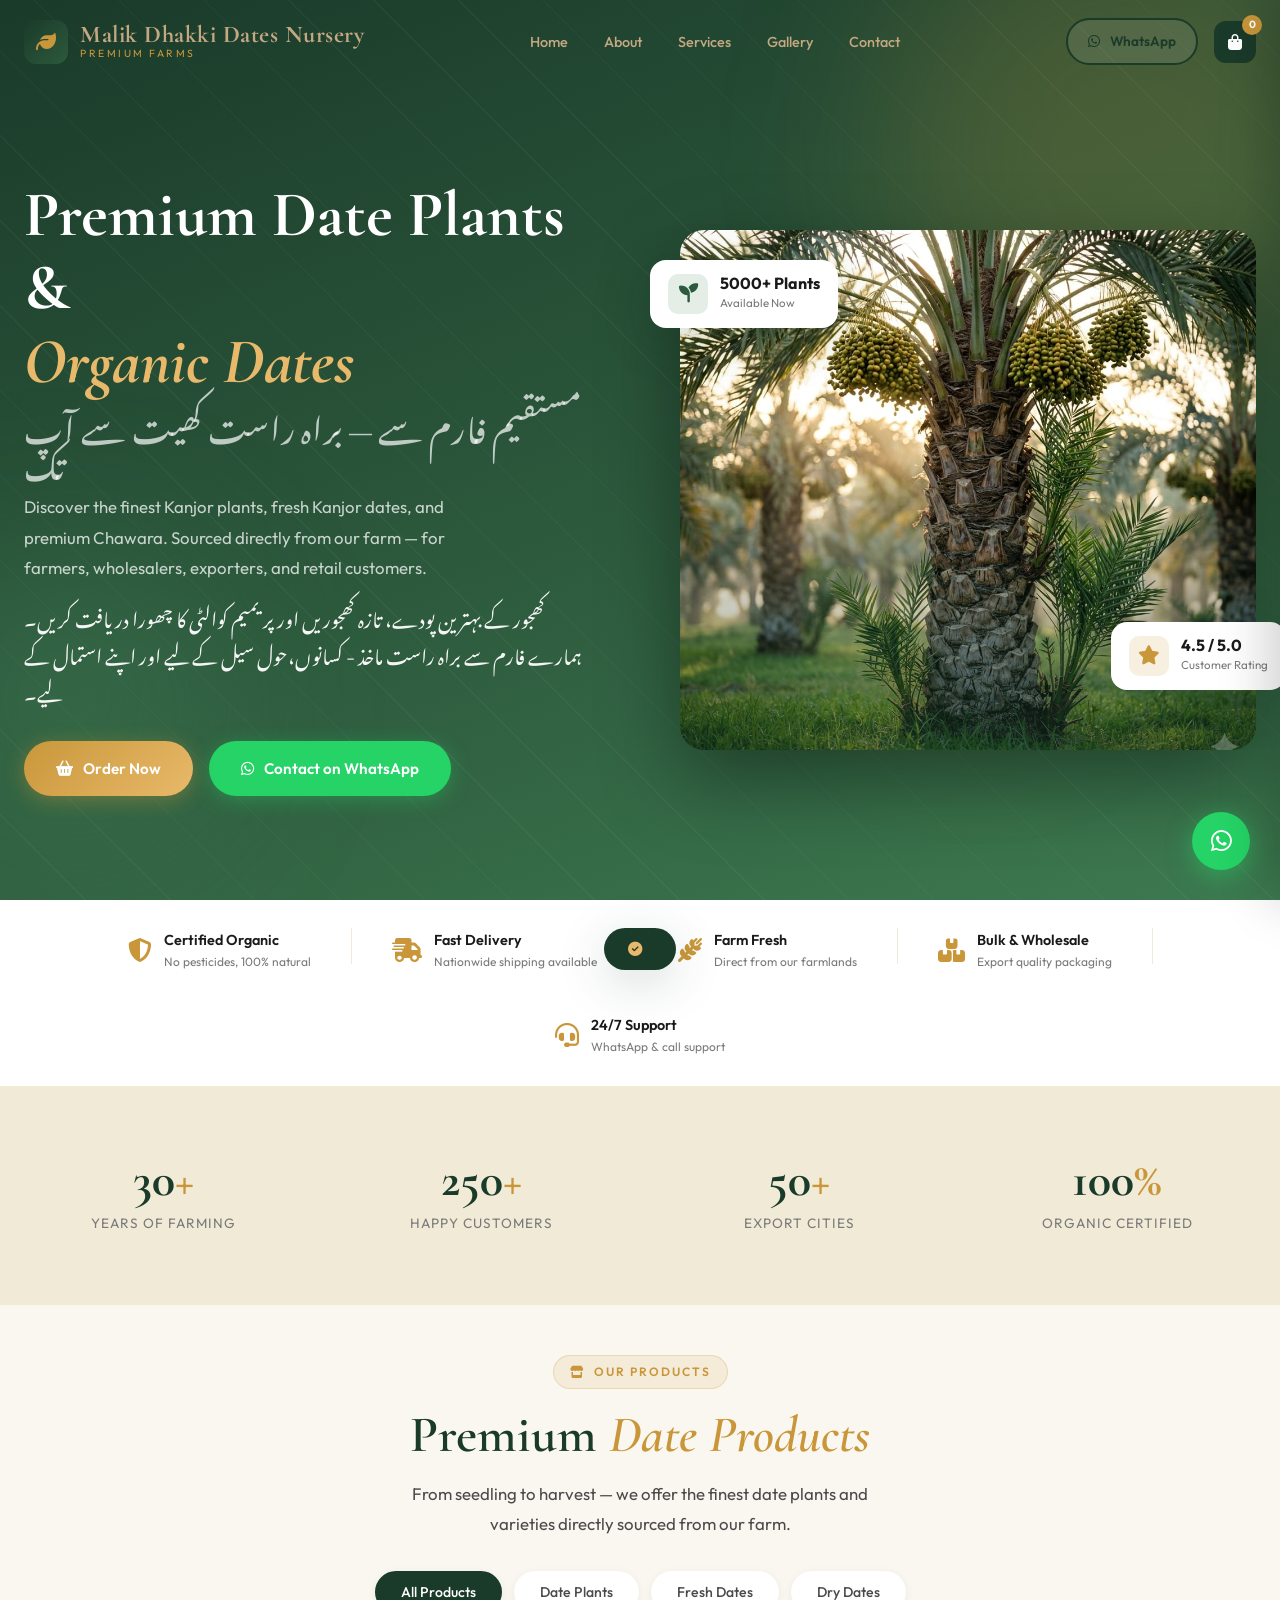
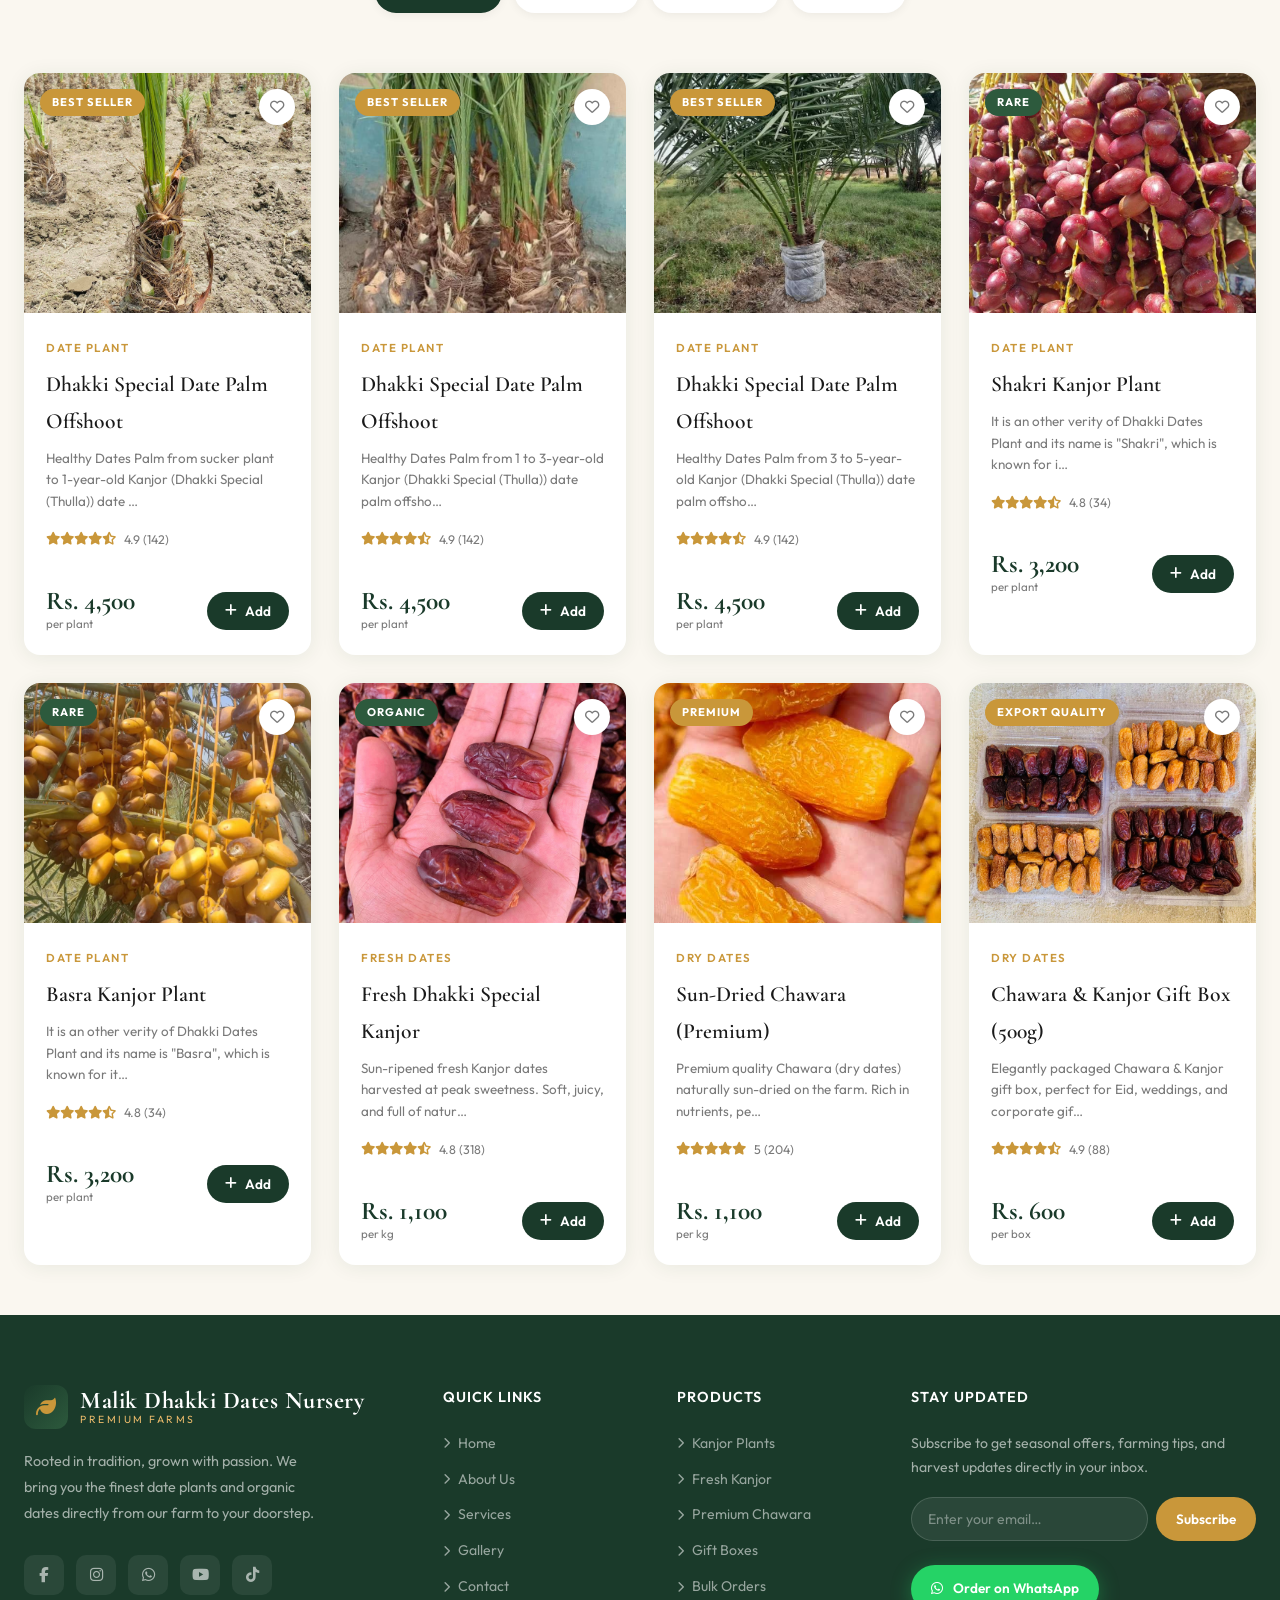
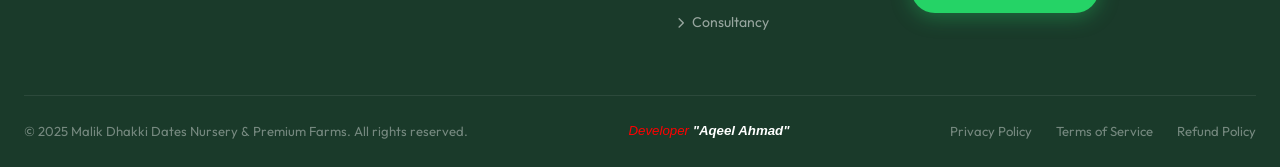
<file: index.html>
<!DOCTYPE html>
<html lang="en" dir="ltr">

<head>
  <meta charset="UTF-8" />
  <meta name="viewport" content="width=device-width, initial-scale=1.0" />
  <meta name="description"
    content="Malik Dhakki Dates Nursery  Farms – Premium Date Plants & Organic Dates. Fresh Kanjor, Dry Chawara, and Date Plants sourced directly from the farm. Wholesale & Export available." />
  <meta name="keywords"
    content="date plants, kanjor, chawara, dry dates, fresh dates, date farm, wholesale dates, export dates" />
  <title>Malik Dhakki Dates Nursery | Premium Date Plants & Organic Dates</title>

  <!-- Fonts -->
  <link rel="preconnect" href="https://fonts.googleapis.com" />
  <link rel="preconnect" href="https://fonts.gstatic.com" crossorigin />
  <link
    href="https://fonts.googleapis.com/css2?family=Cormorant+Garamond:ital,wght@0,300;0,400;0,600;0,700;1,300;1,400&family=Outfit:wght@300;400;500;600;700&display=swap"
    rel="stylesheet" />

  <link rel="preconnect" href="https://fonts.googleapis.com">
  <link rel="preconnect" href="https://fonts.gstatic.com" crossorigin>
  <link href="https://fonts.googleapis.com/css2?family=Noto+Nastaliq+Urdu:wght@400..700&display=swap" rel="stylesheet">

  <!-- Icons -->
  <link rel="stylesheet" href="https://cdnjs.cloudflare.com/ajax/libs/font-awesome/6.5.0/css/all.min.css" />

  <link rel="stylesheet" href="style.css">

  <script src="script.js"></script>
</head>

<body>

  <!-- ============================
    NAVBAR
============================= -->
  <nav class="navbar" id="navbar">
    <div class="container">
      <div class="nav-inner">
        <a href="#" class="logo">
          <div class="logo-icon"><i class="fa-solid fa-leaf"></i></div>
          <div class="logo-text">
            <span class="logo-main">Malik Dhakki Dates Nursery</span>
            <span class="logo-sub">Premium Farms</span>
          </div>
        </a>

        <ul class="nav-links">
          <li><a href="#Home">Home</a></li>
          <li><a href="about.html">About</a></li>
          <li><a href="services.html">Services</a></li>
          <li><a href="gallery.html">Gallery</a></li>
          <li><a href="contact.html">Contact</a></li>
        </ul>

        <div class="nav-actions">
          <a href="https://wa.me/923469892120?text=Assalamu Alaikum! I want to order dates from Malik Dhakki Dates Nursery"
            target="_blank" class="btn-outline" style="padding:10px 20px;font-size:0.85rem;">
            <i class="fa-brands fa-whatsapp"></i> WhatsApp
          </a>
          <button class="cart-btn" onclick="toggleCart()">
            <i class="fa-solid fa-bag-shopping"></i>
            <span class="cart-count" id="cartCount">0</span>
          </button>
          <button class="hamburger" onclick="toggleMobileNav()" aria-label="Menu">
            <span></span><span></span><span></span>
          </button>
        </div>
      </div>
    </div>
  </nav>

  <!-- Mobile Nav -->
  <div class="mobile-nav" id="mobileNav">
    <button class="mobile-nav-close" onclick="toggleMobileNav()"><i class="fa-solid fa-xmark"></i></button>
    <div class="mobile-nav-logo">
      <div class="logo">
        <div class="logo-icon"><i class="fa-solid fa-leaf"></i></div>
        <div class="logo-text">
          <span class="logo-main">Malik Dhakki Dates Nursery</span>
          <span class="logo-sub">Premium Farms</span>
        </div>
      </div>
    </div>
    <nav class="mobile-nav-links">
      <a href="#home" onclick="toggleMobileNav()">Home</a>
      <a href="about.html" onclick="toggleMobileNav()">About Us</a>
      <a href="services.html" onclick="toggleMobileNav()">Services</a>
      <a href="gallery.html" onclick="toggleMobileNav()">Gallery</a>
      <a href="contact.html" onclick="toggleMobileNav()">Contact</a>
    </nav>
  </div>
  <div class="cart-overlay" id="mobileNavOverlay" onclick="toggleMobileNav()" style="z-index:1040;"></div>

  <!-- ============================
    HERO
============================= -->
  <section class="hero" id="home">
    <div class="hero-bg-pattern"></div>
    <div class="hero-orb hero-orb-1"></div>
    <div class="hero-orb hero-orb-2"></div>
    <div class="hero-orb hero-orb-3"></div>

    <div class="container hero-content" style="width:100%;">
      <div class="hero-grid">
        <div>
          <div class="hero-tag">
            <!-- <span class="tag"><i class="fa-solid fa-circle-check"></i> 100% Organic & Farm Fresh</span>x -->
          </div>
          <h1 class="hero-headline">
            Premium Date Plants &<br /><span class="gold">Organic Dates</span>
            <span class="urdu" style="font-family: Noto Nastaliq Urdu; font-size: 33px;">مستقیم فارم سے — براہ راست کھیت
              سے آپ تک</span>
          </h1>
          <p class="hero-desc">
            Discover the finest Kanjor plants, fresh Kanjor dates, and premium Chawara. Sourced directly from our farm —
            for farmers, wholesalers, exporters, and retail customers.
          </p>
          <span class="urdu"
            style="font-family: Noto Nastaliq Urdu; font-size: larger; color: whitesmoke; padding-bottom: 70px;">کھجور
            کے بہترین پودے، تازہ کھجوریں اور پریمیم کوالٹی کا چھورا دریافت کریں۔ ہمارے فارم سے براہ راست ماخذ -
            کسانوں،حول سیل کے لیے اور اپنے اســــتمال کے لیے۔</span>
          <div class="hero-actions">
            <a href="#products" class="btn-primary">
              <i class="fa-solid fa-basket-shopping"></i> Order Now
            </a>
            <a href="https://wa.me/923469892120?text=Aslam-o-Alakum! I want to buy date, Can I get details?" target="_blank" class="btn-whatsapp">
              <i class="fa-brands fa-whatsapp"></i> Contact on WhatsApp
            </a>
          </div>
        </div>

        <div class="hero-visual">
          <div class="hero-main-img">
            <img src="images/Main_hero.jpeg" alt="Date palm farm" loading="lazy" />
            <div class="hero-img-overlay"></div>
          </div>
          <div class="hero-badge hero-badge-1">
            <div class="hero-badge-icon green"><i class="fa-solid fa-seedling"></i></div>
            <div class="hero-badge-text">
              <span class="hero-badge-value">5000+ Plants</span>
              <span class="hero-badge-label">Available Now</span>
            </div>
          </div>
          <div class="hero-badge hero-badge-2">
            <div class="hero-badge-icon gold"><i class="fa-solid fa-star"></i></div>
            <div class="hero-badge-text">
              <span class="hero-badge-value">4.5 / 5.0</span>
              <span class="hero-badge-label">Customer Rating</span>
            </div>
          </div>
        </div>
      </div>
    </div>
  </section>

  <!-- ============================
     TRUST BAR
============================= -->
  <div class="trust-bar">
    <div class="container">
      <div class="trust-inner">
        <div class="trust-item reveal">
          <i class="fa-solid fa-shield-halved trust-icon"></i>
          <div class="trust-text">
            <span class="trust-title">Certified Organic</span>
            <span class="trust-desc">No pesticides, 100% natural</span>
          </div>
        </div>
        <div class="trust-divider"></div>
        <div class="trust-item reveal delay-1">
          <i class="fa-solid fa-truck-fast trust-icon"></i>
          <div class="trust-text">
            <span class="trust-title">Fast Delivery</span>
            <span class="trust-desc">Nationwide shipping available</span>
          </div>
        </div>
        <div class="trust-divider"></div>
        <div class="trust-item reveal delay-2">
          <i class="fa-solid fa-wheat-awn trust-icon"></i>
          <div class="trust-text">
            <span class="trust-title">Farm Fresh</span>
            <span class="trust-desc">Direct from our farmlands</span>
          </div>
        </div>
        <div class="trust-divider"></div>
        <div class="trust-item reveal delay-3">
          <i class="fa-solid fa-boxes-stacked trust-icon"></i>
          <div class="trust-text">
            <span class="trust-title">Bulk & Wholesale</span>
            <span class="trust-desc">Export quality packaging</span>
          </div>
        </div>
        <div class="trust-divider"></div>
        <div class="trust-item reveal delay-4">
          <i class="fa-solid fa-headset trust-icon"></i>
          <div class="trust-text">
            <span class="trust-title">24/7 Support</span>
            <span class="trust-desc">WhatsApp & call support</span>
          </div>
        </div>
      </div>
    </div>
  </div>

  <!-- ============================
     NUMBERS
============================= -->
  <section class="numbers-section">
    <div class="container">
      <div class="numbers-grid">
        <div class="number-item reveal">
          <div class="number-val">30<span>+</span></div>
          <div class="number-label">Years of Farming</div>
        </div>
        <div class="number-item reveal delay-1">
          <div class="number-val">250<span>+</span></div>
          <div class="number-label">Happy Customers</div>
        </div>
        <div class="number-item reveal delay-2">
          <div class="number-val">50<span>+</span></div>
          <div class="number-label">Export Cities</div>
        </div>
        <div class="number-item reveal delay-3">
          <div class="number-val">100<span>%</span></div>
          <div class="number-label">Organic Certified</div>
        </div>
      </div>
    </div>
  </section>


  <!-- ============================
     PRODUCTS
============================= -->
  <section class="products-section section-pad" id="products">
    <div class="container">
      <div class="products-header">
        <div class="tag reveal"><i class="fa-solid fa-store"></i> Our Products</div>
        <h2 class="section-title reveal" style="margin-top:16px;">Premium <span>Date Products</span></h2>
        <p class="section-subtitle reveal">From seedling to harvest — we offer the finest date plants and varieties
          directly sourced from our farm.</p>
        <div class="category-tabs">
          <button class="tab-btn active" onclick="filterProducts('all',this)">All Products</button>
          <button class="tab-btn" onclick="filterProducts('plant',this)">Date Plants</button>
          <button class="tab-btn" onclick="filterProducts('fresh',this)">Fresh Dates</button>
          <button class="tab-btn" onclick="filterProducts('dry',this)">Dry Dates</button>
        </div>
      </div>

      <div class="products-grid" id="productsGrid">
        <!-- Cards injected by JS -->
      </div>
    </div>
  </section>

  <!-- ============================
                  FOOTER
              ============================= -->
  <footer class="footer" id="footer">
    <div class="container">
      <div class="footer-grid">
        <div class="footer-brand">
          <div class="footer-logo logo">
            <div class="logo-icon"><i class="fa-solid fa-leaf"></i></div>
            <div class="logo-text">
              <span class="logo-main">Malik Dhakki Dates Nursery</span>
              <span class="logo-sub">Premium Farms</span>
            </div>
          </div>
          <p class="footer-desc">Rooted in tradition, grown with passion. We bring you the finest date plants and
            organic dates directly from our farm to your doorstep.</p>
          <div class="footer-social">
            <a href="https://www.facebook.com/itsdhakkidates" class="social-btn"><i
                class="fa-brands fa-facebook-f"></i></a>
            <a href="#" class="social-btn"><i class="fa-brands fa-instagram"></i></a>
            <a href="https://wa.me/923469892120" target="_blank" class="social-btn"><i
                class="fa-brands fa-whatsapp"></i></a>
            <a href="#" class="social-btn"><i class="fa-brands fa-youtube"></i></a>
            <a href="#" class="social-btn"><i class="fa-brands fa-tiktok"></i></a>
          </div>
        </div>

        <div class="footer-col">
          <h4 class="footer-col-title">Quick Links</h4>
          <ul class="footer-links">
            <li><a href="#home"><i class="fa-solid fa-chevron-right"></i> Home</a></li>
            <li><a href="about.html"><i class="fa-solid fa-chevron-right"></i> About Us</a></li>
            <li><a href="services.html"><i class="fa-solid fa-chevron-right"></i> Services</a></li>
            <li><a href="gallery.html"><i class="fa-solid fa-chevron-right"></i> Gallery</a></li>
            <li><a href="contact.html"><i class="fa-solid fa-chevron-right"></i> Contact</a></li>
          </ul>
        </div>

        <div class="footer-col">
          <h4 class="footer-col-title">Products</h4>
          <ul class="footer-links">
            <li><a href="#products"><i class="fa-solid fa-chevron-right"></i> Kanjor Plants</a></li>
            <li><a href="#products"><i class="fa-solid fa-chevron-right"></i> Fresh Kanjor</a></li>
            <li><a href="#products"><i class="fa-solid fa-chevron-right"></i> Premium Chawara</a></li>
            <li><a href="#products"><i class="fa-solid fa-chevron-right"></i> Gift Boxes</a></li>
            <li><a href="#products"><i class="fa-solid fa-chevron-right"></i> Bulk Orders</a></li>
            <li><a href="services.html"><i class="fa-solid fa-chevron-right"></i> Consultancy</a></li>
          </ul>
        </div>

        <div class="footer-col footer-newsletter">
          <h4 class="footer-col-title">Stay Updated</h4>
          <p class="footer-nl-desc">Subscribe to get seasonal offers, farming tips, and harvest updates directly in your
            inbox.</p>
          <div class="newsletter-form">
            <input type="email" placeholder="Enter your email…" id="nlEmail" />
            <button onclick="subscribeNewsletter()">Subscribe</button>
          </div>
          <div style="margin-top:24px;">
            <a href="https://wa.me/92394027665?text=Hello! I want to order dates from Malik Dhakki Dates Nursery"
              target="_blank" class="btn-whatsapp" style="font-size:0.85rem;padding:12px 20px;">
              <i class="fa-brands fa-whatsapp"></i> Order on WhatsApp
            </a>
          </div>
        </div>
      </div>

      <div class="footer-bottom">
        <p>© 2025 Malik Dhakki Dates Nursery & Premium Farms. All rights reserved.</p>
        <h5
          style="color: rgb(255, 0, 0); font-family: Verdana, Geneva, Tahoma, sans-serif; font-weight: lighter; font-style: italic;">
          Developer<span style="font-weight: bold; color: rgb(255, 255, 255);"> <a
              href="https://aqeeel-ahmad.github.io/Aqeel_Ahmad-Portfolio/">"Aqeel Ahmad"</a></span></h5>
        <div class="footer-bottom-links">
          <a href="#">Privacy Policy</a>
          <a href="#">Terms of Service</a>
          <a href="#">Refund Policy</a>
        </div>
      </div>
    </div>
  </footer>

  <!-- ============================
                  FLOATING WHATSAPP
              ============================= -->
  <a href="https://wa.me/923469892120?text=Assalamu Alaikum! I want to order from Malik Dhakki Dates Nursery Farms."
    target="_blank" class="whatsapp-float" aria-label="Chat on WhatsApp">
    <i class="fa-brands fa-whatsapp"></i>
  </a>

  <!-- ============================
                  CART SIDEBAR
              ============================= -->
  <div class="cart-overlay" id="cartOverlay" onclick="toggleCart()"></div>
  <div class="cart-sidebar" id="cartSidebar">
    <div class="cart-header">
      <span class="cart-title">Your Cart</span>
      <button class="cart-close" onclick="toggleCart()"><i class="fa-solid fa-xmark"></i></button>
    </div>
    <div class="cart-items" id="cartItems">
      <div class="cart-empty">
        <i class="fa-solid fa-bag-shopping"></i>
        <p>Your cart is empty</p>
      </div>
    </div>
    <div class="cart-footer" id="cartFooter" style="display:none;">
      <div class="cart-total">
        <span class="cart-total-label">Total Amount</span>
        <span class="cart-total-price" id="cartTotal">Rs. 0</span>
      </div>
      <button class="btn-primary cart-checkout" onclick="checkoutWhatsApp()">
        <i class="fa-solid fa-bag-shopping"></i> Proceed to Order
      </button>
      <a href="#" class="btn-whatsapp cart-wa-order" onclick="checkoutWhatsApp();return false;">
        <i class="fa-brands fa-whatsapp"></i> Order via WhatsApp
      </a>
    </div>
  </div>

  <!-- ============================
                  PRODUCT DETAIL MODAL
              ============================= -->
  <div class="modal-overlay" id="productModal" onclick="closeModal(event)">
    <div class="modal-card" id="modalCard">
      <div class="modal-inner">
        <div class="modal-img" id="modalImg"></div>
        <div class="modal-info" id="modalInfo"></div>
      </div>
    </div>
  </div>

  <!-- ============================
                  TOAST
              ============================= -->
  <div class="toast" id="toast"><i class="fa-solid fa-circle-check"></i> <span id="toastMsg"></span></div>

</body>

</html>
</file>
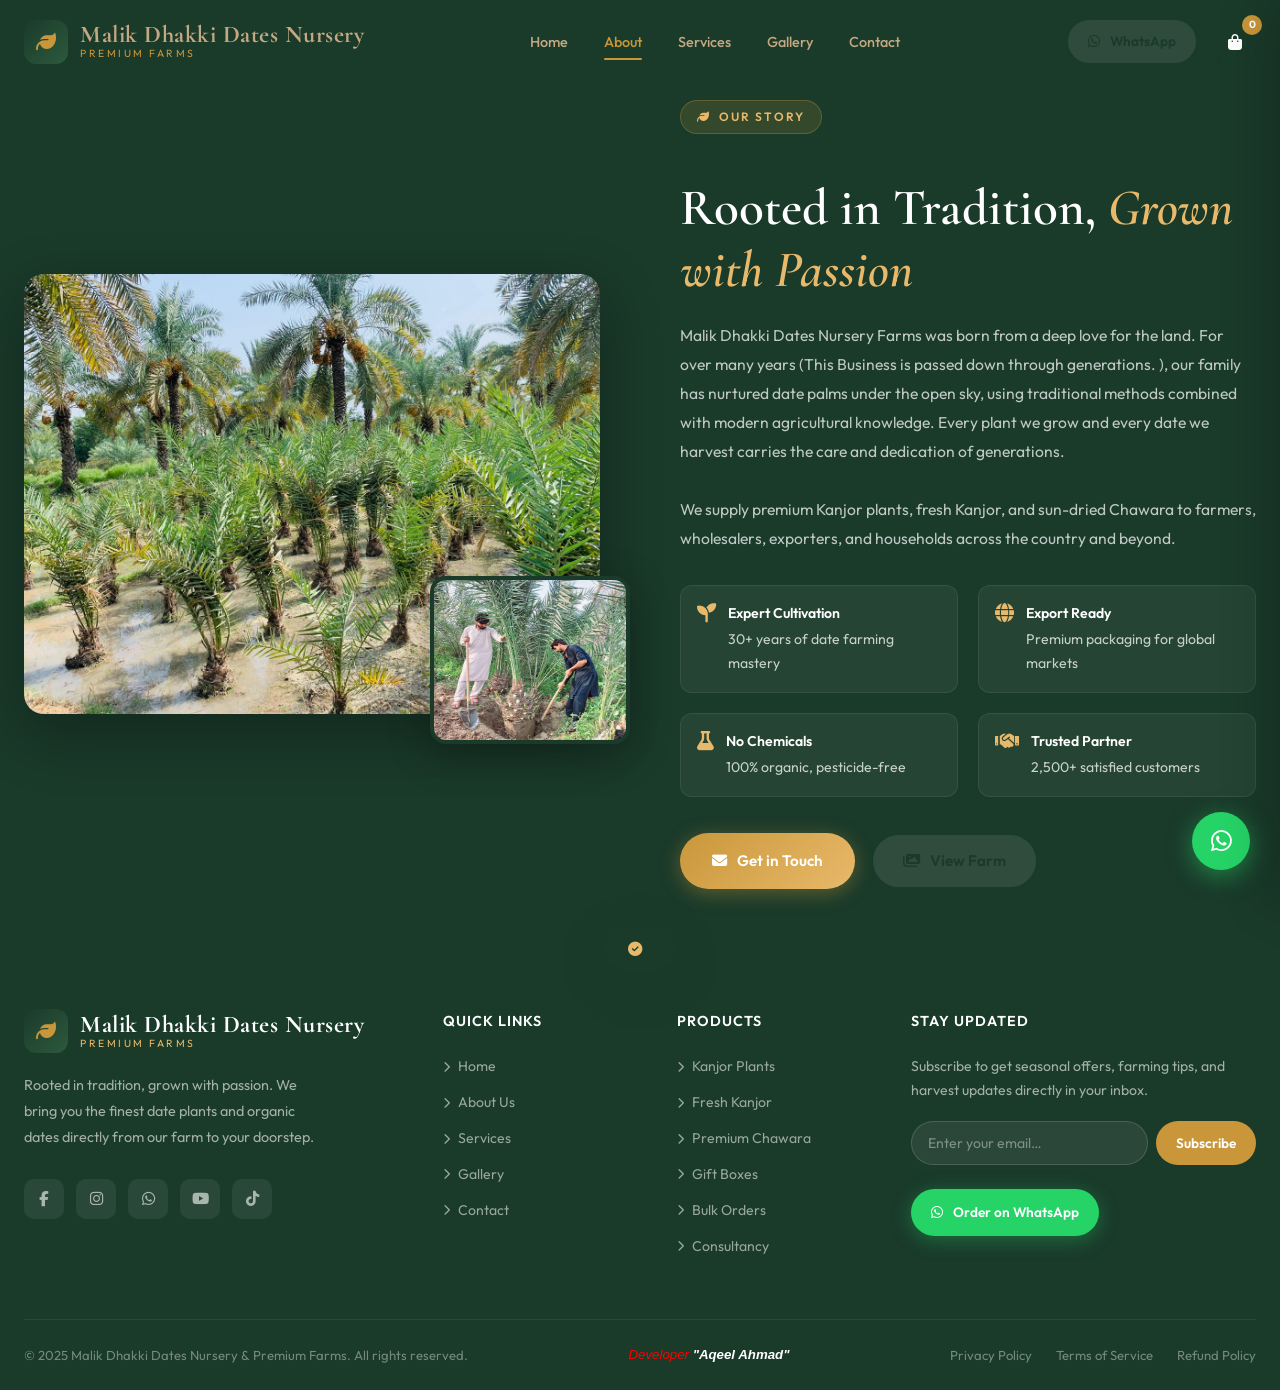
<file: about.html>
<!DOCTYPE html>
<html lang="en" dir="ltr">

<head>
    <meta charset="UTF-8" />
    <meta name="viewport" content="width=device-width, initial-scale=1.0" />
    <meta name="description"
        content="Malik Dhakki Dates Nursery Farms – Premium Date Plants & Organic Dates. Fresh Kanjor, Dry Chawara, and Date Plants sourced directly from the farm. Wholesale & Export available." />
    <meta name="keywords"
        content="date plants, kanjor, chawara, dry dates, fresh dates, date farm, wholesale dates, export dates" />
    <title>Malik Dhakki Dates Nursery | Premium Date Plants & Organic Dates</title>

    <!-- Fonts -->
    <link rel="preconnect" href="https://fonts.googleapis.com" />
    <link rel="preconnect" href="https://fonts.gstatic.com" crossorigin />
    <link
        href="https://fonts.googleapis.com/css2?family=Cormorant+Garamond:ital,wght@0,300;0,400;0,600;0,700;1,300;1,400&family=Outfit:wght@300;400;500;600;700&display=swap"
        rel="stylesheet" />
    <!-- Icons -->
    <link rel="stylesheet" href="https://cdnjs.cloudflare.com/ajax/libs/font-awesome/6.5.0/css/all.min.css" />

    <link rel="stylesheet" href="style.css">

    <script src="script.js"></script>
</head>

<body>

    <!-- ============================
    NAVBAR
============================= -->
    <nav class="navbar" id="navbar">
        <div class="container">
            <div class="nav-inner">
                <a href="#" class="logo">
                    <div class="logo-icon"><i class="fa-solid fa-leaf"></i></div>
                    <div class="logo-text">
                        <span class="logo-main">Malik Dhakki Dates Nursery</span>
                        <span class="logo-sub">Premium Farms</span>
                    </div>
                </a>

                <ul class="nav-links">
                    <li><a href="index.html">Home</a></li>
                    <li><a href="about.html">About</a></li>
                    <li><a href="services.html">Services</a></li>
                    <li><a href="gallery.html">Gallery</a></li>
                    <li><a href="contact.html">Contact</a></li>
                </ul>

                <div class="nav-actions">
                    <a href="https://wa.me/923469892120" target="_blank" class="btn-outline"
                        style="padding:10px 20px;font-size:0.85rem;">
                        <i class="fa-brands fa-whatsapp"></i> WhatsApp
                    </a>
                    <button class="cart-btn" onclick="toggleCart()">
                        <i class="fa-solid fa-bag-shopping"></i>
                        <span class="cart-count" id="cartCount">0</span>
                    </button>
                    <button class="hamburger" onclick="toggleMobileNav()" aria-label="Menu">
                        <span></span><span></span><span></span>
                    </button>
                </div>
            </div>
        </div>
    </nav>

    <!-- Mobile Nav -->
    <div class="mobile-nav" id="mobileNav">
        <button class="mobile-nav-close" onclick="toggleMobileNav()"><i class="fa-solid fa-xmark"></i></button>
        <div class="mobile-nav-logo">
            <div class="logo">
                <div class="logo-icon"><i class="fa-solid fa-leaf"></i></div>
                <div class="logo-text">
                    <span class="logo-main">Malik Dhakki Dates Nursery </span>
                    <span class="logo-sub">Premium Farms</span>
                </div>
            </div>
        </div>
        <nav class="mobile-nav-links">
            <a href="index.html" onclick="toggleMobileNav()">Home</a>
            <a href="about.html" onclick="toggleMobileNav()">About Us</a>
            <a href="services.html" onclick="toggleMobileNav()">Services</a>
            <a href="gallery.html" onclick="toggleMobileNav()">Gallery</a>
            <a href="contact.html" onclick="toggleMobileNav()">Contact</a>
        </nav>
    </div>
    <div class="cart-overlay" id="mobileNavOverlay" onclick="toggleMobileNav()" style="z-index:1040;"></div>





    <!-- ============================
     ABOUT
============================= -->
    <section style="padding-top: 100px;" class="about-section section-pad" id="about" style="margin-bottom: 10px;">
        <div class="container">
            <div class="about-grid">
                <div class="about-imgs">
                    <div class="about-img-main">
                        <img src="images/About_img1.jpeg" alt="Date farm" loading="lazy" />
                    </div>
                    <div class="about-img-small">
                        <img style="object-fit: fill;" src="images/About_harvest.jpg" alt="Date harvest" />
                    </div>
                </div>
                <div class="about-content">
                    <span class="tag"><i class="fa-solid fa-leaf"></i> Our Story</span>
                    <h2 class="section-title" style="margin-top:20px;">Rooted in Tradition, <span>Grown with
                            Passion</span></h2>
                    <p class="about-desc">
                        Malik Dhakki Dates Nursery Farms was born from a deep love for the land. For over many years
                        (This Business is passed down through generations. ), our family has
                        nurtured date
                        palms under the open sky, using traditional methods combined with modern agricultural knowledge.
                        Every plant
                        we grow and every date we harvest carries the care and dedication of generations.
                        <br /><br />
                        We supply premium Kanjor plants, fresh Kanjor, and sun-dried Chawara to farmers, wholesalers,
                        exporters, and
                        households across the country and beyond.
                    </p>
                    <div class="about-features">
                        <div class="about-feature">
                            <i class="fa-solid fa-seedling about-feature-icon"></i>
                            <div class="about-feature-text">
                                <div class="about-feature-title">Expert Cultivation</div>
                                30+ years of date farming mastery
                            </div>
                        </div>
                        <div class="about-feature">
                            <i class="fa-solid fa-globe about-feature-icon"></i>
                            <div class="about-feature-text">
                                <div class="about-feature-title">Export Ready</div>
                                Premium packaging for global markets
                            </div>
                        </div>
                        <div class="about-feature">
                            <i class="fa-solid fa-flask about-feature-icon"></i>
                            <div class="about-feature-text">
                                <div class="about-feature-title">No Chemicals</div>
                                100% organic, pesticide-free
                            </div>
                        </div>
                        <div class="about-feature">
                            <i class="fa-solid fa-handshake about-feature-icon"></i>
                            <div class="about-feature-text">
                                <div class="about-feature-title">Trusted Partner</div>
                                2,500+ satisfied customers
                            </div>
                        </div>
                    </div>
                    <div style="display:flex;gap:16px;flex-wrap:wrap;">
                        <a href="#contact" class="btn-primary"><i class="fa-solid fa-envelope"></i> Get in Touch</a>
                        <a href="gallery.html" class="btn-outline"><i class="fa-solid fa-images"></i> View Farm</a>
                    </div>
                </div>
            </div>
        </div>
    </section>















    <!-- ============================
                  FOOTER
              ============================= -->
    <footer class="footer" id="footer">
        <div class="container">
            <div class="footer-grid">
                <div class="footer-brand">
                    <div class="footer-logo logo">
                        <div class="logo-icon"><i class="fa-solid fa-leaf"></i></div>
                        <div class="logo-text">
                            <span class="logo-main">Malik Dhakki Dates Nursery</span>
                            <span class="logo-sub">Premium Farms</span>
                        </div>
                    </div>
                    <p class="footer-desc">Rooted in tradition, grown with passion. We bring you the finest date plants
                        and
                        organic dates directly from our farm to your doorstep.</p>
                    <div class="footer-social">
                        <a href="https://www.facebook.com/itsdhakkidates" class="social-btn"><i
                                class="fa-brands fa-facebook-f"></i></a>
                        <a href="#" class="social-btn"><i class="fa-brands fa-instagram"></i></a>
                        <a href="https://wa.me/923469892120" target="_blank" class="social-btn"><i
                                class="fa-brands fa-whatsapp"></i></a>
                        <a href="#" class="social-btn"><i class="fa-brands fa-youtube"></i></a>
                        <a href="#" class="social-btn"><i class="fa-brands fa-tiktok"></i></a>
                    </div>
                </div>

                <div class="footer-col">
                    <h4 class="footer-col-title">Quick Links</h4>
                    <ul class="footer-links">
                        <li><a href="#home"><i class="fa-solid fa-chevron-right"></i> Home</a></li>
                        <li><a href="about.html"><i class="fa-solid fa-chevron-right"></i> About Us</a></li>
                        <li><a href="services.html"><i class="fa-solid fa-chevron-right"></i> Services</a></li>
                        <li><a href="gallery.html"><i class="fa-solid fa-chevron-right"></i> Gallery</a></li>
                        <li><a href="contact.html"><i class="fa-solid fa-chevron-right"></i> Contact</a></li>
                    </ul>
                </div>

                <div class="footer-col">
                    <h4 class="footer-col-title">Products</h4>
                    <ul class="footer-links">
                        <li><a href="#products"><i class="fa-solid fa-chevron-right"></i> Kanjor Plants</a></li>
                        <li><a href="#products"><i class="fa-solid fa-chevron-right"></i> Fresh Kanjor</a></li>
                        <li><a href="#products"><i class="fa-solid fa-chevron-right"></i> Premium Chawara</a></li>
                        <li><a href="#products"><i class="fa-solid fa-chevron-right"></i> Gift Boxes</a></li>
                        <li><a href="#products"><i class="fa-solid fa-chevron-right"></i> Bulk Orders</a></li>
                        <li><a href="services.html"><i class="fa-solid fa-chevron-right"></i> Consultancy</a></li>
                    </ul>
                </div>

                <div class="footer-col footer-newsletter">
                    <h4 class="footer-col-title">Stay Updated</h4>
                    <p class="footer-nl-desc">Subscribe to get seasonal offers, farming tips, and harvest updates
                        directly in your
                        inbox.</p>
                    <div class="newsletter-form">
                        <input type="email" placeholder="Enter your email…" id="nlEmail" />
                        <button onclick="subscribeNewsletter()">Subscribe</button>
                    </div>
                    <div style="margin-top:24px;">
                        <a href="https://wa.me/923469892120" target="_blank" class="btn-whatsapp"
                            style="font-size:0.85rem;padding:12px 20px;">
                            <i class="fa-brands fa-whatsapp"></i> Order on WhatsApp
                        </a>
                    </div>
                </div>
            </div>

            <div class="footer-bottom">
                <p>© 2025 Malik Dhakki Dates Nursery & Premium Farms. All rights reserved.</p>
                <h5
                    style="color: rgb(255, 0, 0); font-family: Verdana, Geneva, Tahoma, sans-serif; font-weight: lighter; font-style: italic;">
                    Developer<span style="font-weight: bold; color: rgb(255, 255, 255);"> <a
                            href="https://aqeeel-ahmad.github.io/Aqeel_Ahmad-Portfolio/">"Aqeel Ahmad"</a></span></h5>
                <div class="footer-bottom-links">
                    <a href="#">Privacy Policy</a>
                    <a href="#">Terms of Service</a>
                    <a href="#">Refund Policy</a>
                </div>
            </div>
        </div>
    </footer>

    <!-- ============================
                  FLOATING WHATSAPP
              ============================= -->
    <a href="https://wa.me/923469892120?text=Assalamu Alaikum! I want to order from Malik Dhakki Dates Nursery Farms."
        target="_blank" class="whatsapp-float" aria-label="Chat on WhatsApp">
        <i class="fa-brands fa-whatsapp"></i>
    </a>

    <!-- ============================
                  CART SIDEBAR
              ============================= -->
    <div class="cart-overlay" id="cartOverlay" onclick="toggleCart()"></div>
    <div class="cart-sidebar" id="cartSidebar">
        <div class="cart-header">
            <span class="cart-title">Your Cart</span>
            <button class="cart-close" onclick="toggleCart()"><i class="fa-solid fa-xmark"></i></button>
        </div>
        <div class="cart-items" id="cartItems">
            <div class="cart-empty">
                <i class="fa-solid fa-bag-shopping"></i>
                <p>Your cart is empty</p>
            </div>
        </div>
        <div class="cart-footer" id="cartFooter" style="display:none;">
            <div class="cart-total">
                <span class="cart-total-label">Total Amount</span>
                <span class="cart-total-price" id="cartTotal">Rs. 0</span>
            </div>
            <button class="btn-primary cart-checkout" onclick="checkoutWhatsApp()">
                <i class="fa-solid fa-bag-shopping"></i> Proceed to Order
            </button>
            <a href="#" class="btn-whatsapp cart-wa-order" onclick="checkoutWhatsApp();return false;">
                <i class="fa-brands fa-whatsapp"></i> Order via WhatsApp
            </a>
        </div>
    </div>

    <!-- ============================
                  PRODUCT DETAIL MODAL
              ============================= -->
    <div class="modal-overlay" id="productModal" onclick="closeModal(event)">
        <div class="modal-card" id="modalCard">
            <div class="modal-inner">
                <div class="modal-img" id="modalImg"></div>
                <div class="modal-info" id="modalInfo"></div>
            </div>
        </div>
    </div>

    <!-- ============================
                  TOAST
              ============================= -->
    <div class="toast" id="toast"><i class="fa-solid fa-circle-check"></i> <span id="toastMsg"></span></div>

</body>

</html>
</file>
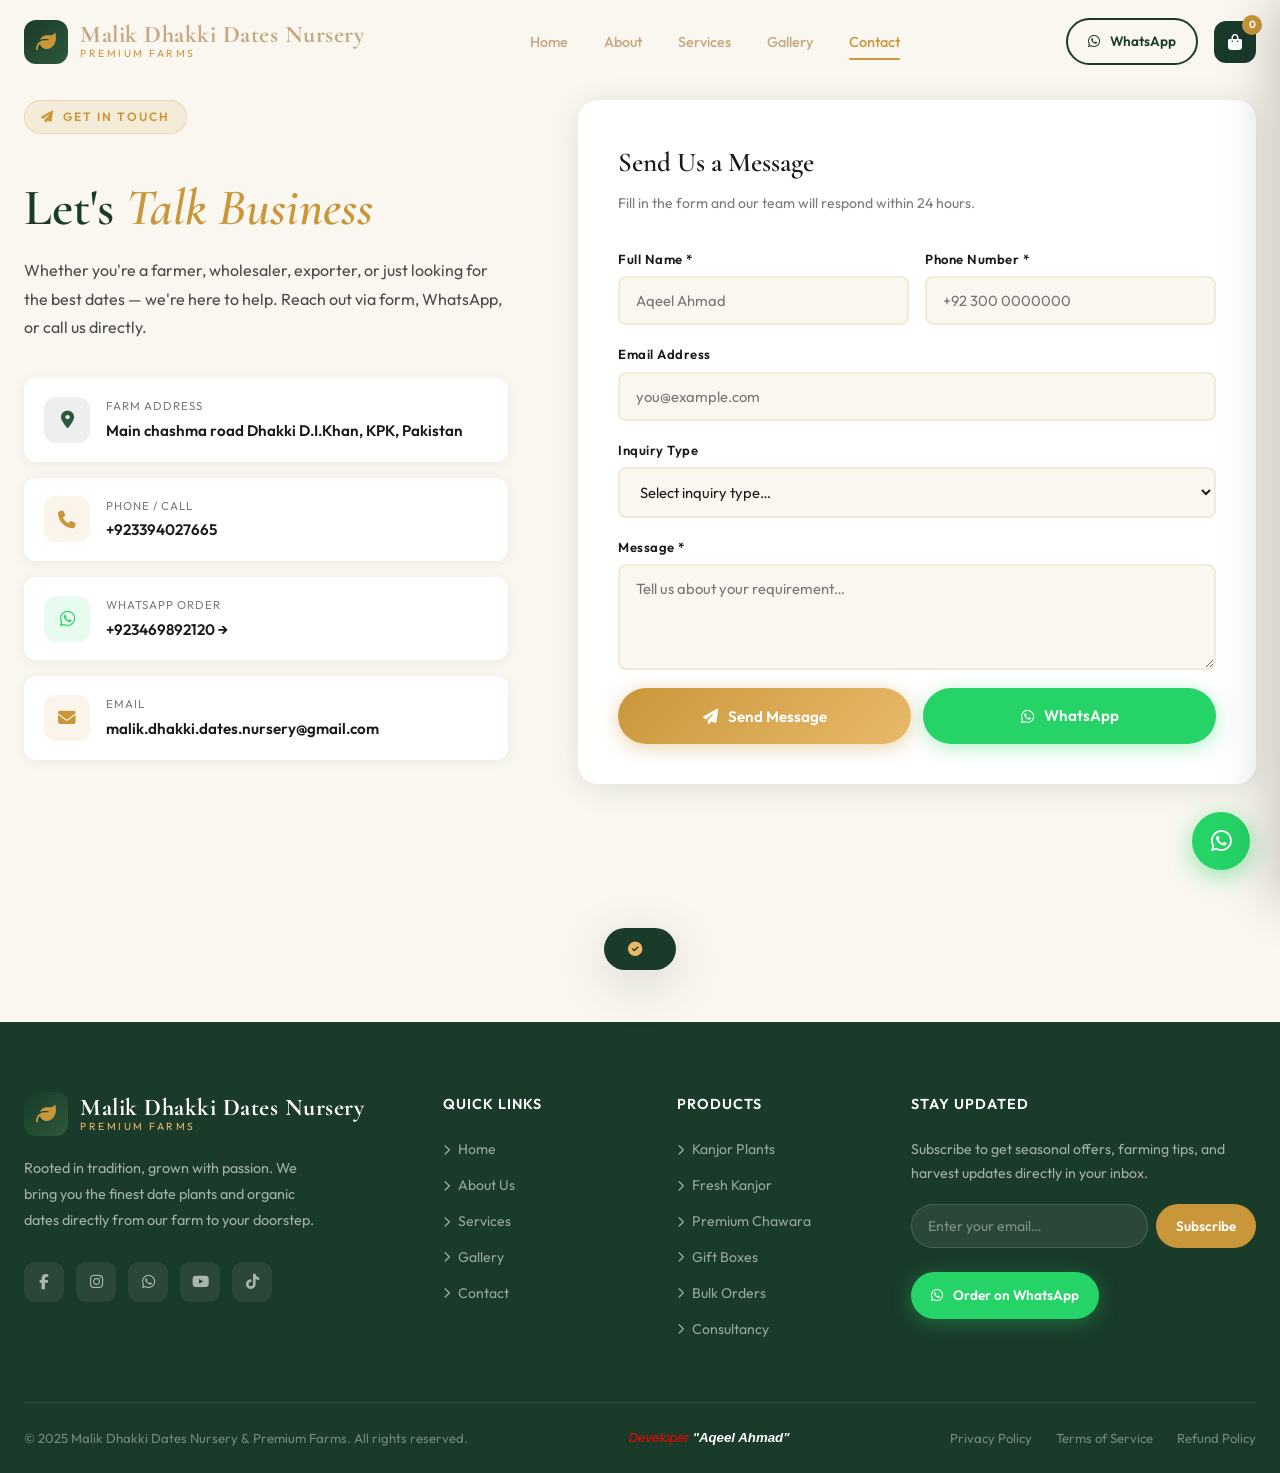
<file: contact.html>
<!DOCTYPE html>
<html lang="en" dir="ltr">

<head>
    <meta charset="UTF-8" />
    <meta name="viewport" content="width=device-width, initial-scale=1.0" />
    <meta name="description"
        content="Malik Dhakki Dates Nursery  Farms – Premium Date Plants & Organic Dates. Fresh Kanjor, Dry Chawara, and Date Plants sourced directly from the farm. Wholesale & Export available." />
    <meta name="keywords"
        content="date plants, kanjor, chawara, dry dates, fresh dates, date farm, wholesale dates, export dates" />
    <title>Malik Dhakki Dates Nursery | Premium Date Plants & Organic Dates</title>

    <!-- Fonts -->
    <link rel="preconnect" href="https://fonts.googleapis.com" />
    <link rel="preconnect" href="https://fonts.gstatic.com" crossorigin />
    <link
        href="https://fonts.googleapis.com/css2?family=Cormorant+Garamond:ital,wght@0,300;0,400;0,600;0,700;1,300;1,400&family=Outfit:wght@300;400;500;600;700&display=swap"
        rel="stylesheet" />
    <!-- Icons -->
    <link rel="stylesheet" href="https://cdnjs.cloudflare.com/ajax/libs/font-awesome/6.5.0/css/all.min.css" />

    <link rel="stylesheet" href="style.css">

    <script src="script.js"></script>
</head>

<body>

    <!-- ============================
    NAVBAR
============================= -->
    <nav class="navbar" id="navbar">
        <div class="container">
            <div class="nav-inner">
                <a href="#" class="logo">
                    <div class="logo-icon"><i class="fa-solid fa-leaf"></i></div>
                    <div class="logo-text">
                        <span class="logo-main">Malik Dhakki Dates Nursery</span>
                        <span class="logo-sub">Premium Farms</span>
                    </div>
                </a>

                <ul class="nav-links">
                    <li><a href="index.html">Home</a></li>
                    <li><a href="about.html">About</a></li>
                    <li><a href="services.html">Services</a></li>
                    <li><a href="gallery.html">Gallery</a></li>
                    <li><a href="contact.html">Contact</a></li>
                </ul>

                <div class="nav-actions">
                    <a href="https://wa.me/923469892120" target="_blank" class="btn-outline"
                        style="padding:10px 20px;font-size:0.85rem;">
                        <i class="fa-brands fa-whatsapp"></i> WhatsApp
                    </a>
                    <button class="cart-btn" onclick="toggleCart()">
                        <i class="fa-solid fa-bag-shopping"></i>
                        <span class="cart-count" id="cartCount">0</span>
                    </button>
                    <button class="hamburger" onclick="toggleMobileNav()" aria-label="Menu">
                        <span></span><span></span><span></span>
                    </button>
                </div>
            </div>
        </div>
    </nav>

    <!-- Mobile Nav -->
    <div class="mobile-nav" id="mobileNav">
        <button class="mobile-nav-close" onclick="toggleMobileNav()"><i class="fa-solid fa-xmark"></i></button>
        <div class="mobile-nav-logo">
            <div class="logo">
                <div class="logo-icon"><i class="fa-solid fa-leaf"></i></div>
                <div class="logo-text">
                    <span class="logo-main">Malik Dhakki Dates Nursery </span>
                    <span class="logo-sub">Premium Farms</span>
                </div>
            </div>
        </div>
        <nav class="mobile-nav-links">
            <a href="index.html" onclick="toggleMobileNav()">Home</a>
            <a href="about.html" onclick="toggleMobileNav()">About Us</a>
            <a href="services.html" onclick="toggleMobileNav()">Services</a>
            <a href="gallery.html" onclick="toggleMobileNav()">Gallery</a>
            <a href="contact.html" onclick="toggleMobileNav()">Contact</a>
        </nav>
    </div>
    <div class="cart-overlay" id="mobileNavOverlay" onclick="toggleMobileNav()" style="z-index:1040;"></div>



    <!-- ============================
     CONTACT
============================= -->
    <section style="padding-top: 100px;" class="contact-section section-pad" id="contact">
        <div class="container">
            <div class="contact-grid">
                <div class="contact-info">
                    <span class="tag"><i class="fa-solid fa-paper-plane"></i> Get In Touch</span>
                    <h2 class="section-title" style="margin-top:20px;">Let's <span>Talk Business</span></h2>
                    <p>Whether you're a farmer, wholesaler, exporter, or just looking for the best dates
                        — we're
                        here to help. Reach out via form, WhatsApp, or call us directly.</p>
                    <div class="contact-cards">
                        <div class="contact-card">
                            <div class="contact-card-icon green"><i class="fa-solid fa-location-dot"></i></div>
                            <div class="contact-card-body">
                                <span class="contact-card-label">Farm Address</span>
                                <span class="contact-card-value">Main chashma road Dhakki D.I.Khan, KPK, Pakistan</span>
                            </div>
                        </div>
                        <div class="contact-card delay-1">
                            <div class="contact-card-icon gold"><i class="fa-solid fa-phone"></i></div>
                            <div class="contact-card-body">
                                <span class="contact-card-label">Phone / Call</span>
                                <span class="contact-card-value">+923394027665</span>
                            </div>
                        </div>
                        <a href="https://wa.me/923469892120" target="_blank" class="contact-card delay-2"
                            style="text-decoration:none;">
                            <div class="contact-card-icon wa"><i class="fa-brands fa-whatsapp"></i></div>
                            <div class="contact-card-body">
                                <span class="contact-card-label">WhatsApp Order</span>
                                <span class="contact-card-value"> +923469892120 →</span>
                            </div>
                        </a>
                        <div class="contact-card delay-3">
                            <div class="contact-card-icon gold"><i class="fa-solid fa-envelope"></i></div>
                            <div class="contact-card-body">
                                <span class="contact-card-label">Email</span>
                                <span class="contact-card-value">malik.dhakki.dates.nursery@gmail.com</span>
                            </div>
                        </div>
                    </div>
                    <div class="map-embed">
                        <iframe
                            src="https://www.google.com/maps/embed?pb=!1m18!1m12!1m3!1d30195307.884892125!2d74.81062625422972!3d22.506033945277263!2m3!1f0!2f0!3f0!3m2!1i1024!2i768!4f13.1!3m3!1m2!1s0x39265722eaaf738d%3A0xfc9f8819fab3f199!2sDhakki%20Dates%20Shop!5e0!3m2!1sen!2sru!4v1777395404157!5m2!1sen!2sru"
                            width="600" height="450" style="border:0;" allowfullscreen="" loading="lazy"
                            referrerpolicy="no-referrer-when-downgrade"></iframe>
                    </div>
                </div>

                <div class="contact-form-wrap">
                    <h3 class="contact-form-title">Send Us a Message</h3>
                    <p class="contact-form-sub">Fill in the form and our team will respond within 24 hours.</p>
                    <div id="contactForm">
                        <div class="form-row">
                            <div class="form-group">
                                <label>Full Name *</label>
                                <input type="text" id="fName" placeholder="Aqeel Ahmad" />
                            </div>
                            <div class="form-group">
                                <label>Phone Number *</label>
                                <input type="tel" id="fPhone" placeholder="+92 300 0000000" />
                            </div>
                        </div>
                        <div class="form-group">
                            <label>Email Address</label>
                            <input type="email" id="fEmail" placeholder="you@example.com" />
                        </div>
                        <div class="form-group">
                            <label>Inquiry Type</label>
                            <select id="fType">
                                <option value="">Select inquiry type…</option>
                                <option>Buy Fresh Dates (Kanjor)</option>
                                <option>Buy Dry Dates (Chawara)</option>
                                <option>Buy Date Plants</option>
                                <option>Bulk / Wholesale Order</option>
                                <option>Export Inquiry</option>
                                <option>Farming Consultancy</option>
                                <option>Other</option>
                            </select>
                        </div>
                        <div class="form-group">
                            <label>Message *</label>
                            <textarea id="fMsg" rows="4" placeholder="Tell us about your requirement…"></textarea>
                        </div>
                        <div class="form-submit">
                            <button class="btn-primary" style="flex:1;justify-content:center;" onclick="submitForm()">
                                <i class="fa-solid fa-paper-plane"></i> Send Message
                            </button>
                            <a href="https://wa.me/923469892120?text=Hello! I want to inquire about your products."
                                target="_blank" class="btn-whatsapp" style="flex:1;justify-content:center;">
                                <i class="fa-brands fa-whatsapp"></i> WhatsApp
                            </a>
                        </div>
                    </div>
                </div>
            </div>
        </div>
    </section>















    <!-- ============================
                  FOOTER
              ============================= -->
    <footer class="footer" id="footer">
        <div class="container">
            <div class="footer-grid">
                <div class="footer-brand">
                    <div class="footer-logo logo">
                        <div class="logo-icon"><i class="fa-solid fa-leaf"></i></div>
                        <div class="logo-text">
                            <span class="logo-main">Malik Dhakki Dates Nursery</span>
                            <span class="logo-sub">Premium Farms</span>
                        </div>
                    </div>
                    <p class="footer-desc">Rooted in tradition, grown with passion. We bring you the finest date plants
                        and
                        organic dates directly from our farm to your doorstep.</p>
                    <div class="footer-social">
                        <a href="https://www.facebook.com/itsdhakkidates" class="social-btn"><i
                                class="fa-brands fa-facebook-f"></i></a>
                        <a href="#" class="social-btn"><i class="fa-brands fa-instagram"></i></a>
                        <a href="https://wa.me/923469892120" target="_blank" class="social-btn"><i
                                class="fa-brands fa-whatsapp"></i></a>
                        <a href="#" class="social-btn"><i class="fa-brands fa-youtube"></i></a>
                        <a href="#" class="social-btn"><i class="fa-brands fa-tiktok"></i></a>
                    </div>
                </div>

                <div class="footer-col">
                    <h4 class="footer-col-title">Quick Links</h4>
                    <ul class="footer-links">
                        <li><a href="#home"><i class="fa-solid fa-chevron-right"></i> Home</a></li>
                        <li><a href="about.html"><i class="fa-solid fa-chevron-right"></i> About Us</a></li>
                        <li><a href="services.html"><i class="fa-solid fa-chevron-right"></i> Services</a></li>
                        <li><a href="gallery.html"><i class="fa-solid fa-chevron-right"></i> Gallery</a></li>
                        <li><a href="contact.html"><i class="fa-solid fa-chevron-right"></i> Contact</a></li>
                    </ul>
                </div>

                <div class="footer-col">
                    <h4 class="footer-col-title">Products</h4>
                    <ul class="footer-links">
                        <li><a href="#products"><i class="fa-solid fa-chevron-right"></i> Kanjor Plants</a></li>
                        <li><a href="#products"><i class="fa-solid fa-chevron-right"></i> Fresh Kanjor</a></li>
                        <li><a href="#products"><i class="fa-solid fa-chevron-right"></i> Premium Chawara</a></li>
                        <li><a href="#products"><i class="fa-solid fa-chevron-right"></i> Gift Boxes</a></li>
                        <li><a href="#products"><i class="fa-solid fa-chevron-right"></i> Bulk Orders</a></li>
                        <li><a href="services.html"><i class="fa-solid fa-chevron-right"></i> Consultancy</a></li>
                    </ul>
                </div>

                <div class="footer-col footer-newsletter">
                    <h4 class="footer-col-title">Stay Updated</h4>
                    <p class="footer-nl-desc">Subscribe to get seasonal offers, farming tips, and harvest updates
                        directly in your
                        inbox.</p>
                    <div class="newsletter-form">
                        <input type="email" placeholder="Enter your email…" id="nlEmail" />
                        <button onclick="subscribeNewsletter()">Subscribe</button>
                    </div>
                    <div style="margin-top:24px;">
                        <a href="https://wa.me/923469892120" target="_blank" class="btn-whatsapp"
                            style="font-size:0.85rem;padding:12px 20px;">
                            <i class="fa-brands fa-whatsapp"></i> Order on WhatsApp
                        </a>
                    </div>
                </div>
            </div>

            <div class="footer-bottom">
                <p>© 2025 Malik Dhakki Dates Nursery & Premium Farms. All rights reserved.</p>
                <h5
                    style="color: rgb(255, 0, 0); font-family: Verdana, Geneva, Tahoma, sans-serif; font-weight: lighter; font-style: italic;">
                    Developer<span style="font-weight: bold; color: rgb(255, 255, 255);"> <a
                            href="https://aqeeel-ahmad.github.io/Aqeel_Ahmad-Portfolio/">"Aqeel Ahmad"</a></span></h5>
                <div class="footer-bottom-links">
                    <a href="#">Privacy Policy</a>
                    <a href="#">Terms of Service</a>
                    <a href="#">Refund Policy</a>
                </div>
            </div>
        </div>
    </footer>

    <!-- ============================
                  FLOATING WHATSAPP
              ============================= -->
    <a href="https://wa.me/923469892120?text=Assalamu Alaikum! I want to order from Malik Dhakki Dates Nursery Farms."
        target="_blank" class="whatsapp-float" aria-label="Chat on WhatsApp">
        <i class="fa-brands fa-whatsapp"></i>
    </a>

    <!-- ============================
                  CART SIDEBAR
              ============================= -->
    <div class="cart-overlay" id="cartOverlay" onclick="toggleCart()"></div>
    <div class="cart-sidebar" id="cartSidebar">
        <div class="cart-header">
            <span class="cart-title">Your Cart</span>
            <button class="cart-close" onclick="toggleCart()"><i class="fa-solid fa-xmark"></i></button>
        </div>
        <div class="cart-items" id="cartItems">
            <div class="cart-empty">
                <i class="fa-solid fa-bag-shopping"></i>
                <p>Your cart is empty</p>
            </div>
        </div>
        <div class="cart-footer" id="cartFooter" style="display:none;">
            <div class="cart-total">
                <span class="cart-total-label">Total Amount</span>
                <span class="cart-total-price" id="cartTotal">Rs. 0</span>
            </div>
            <button class="btn-primary cart-checkout" onclick="checkoutWhatsApp()">
                <i class="fa-solid fa-bag-shopping"></i> Proceed to Order
            </button>
            <a href="#" class="btn-whatsapp cart-wa-order" onclick="checkoutWhatsApp();return false;">
                <i class="fa-brands fa-whatsapp"></i> Order via WhatsApp
            </a>
        </div>
    </div>

    <!-- ============================
                  PRODUCT DETAIL MODAL
              ============================= -->
    <div class="modal-overlay" id="productModal" onclick="closeModal(event)">
        <div class="modal-card" id="modalCard">
            <div class="modal-inner">
                <div class="modal-img" id="modalImg"></div>
                <div class="modal-info" id="modalInfo"></div>
            </div>
        </div>
    </div>

    <!-- ============================
                  TOAST
              ============================= -->
    <div class="toast" id="toast"><i class="fa-solid fa-circle-check"></i> <span id="toastMsg"></span></div>

</body>

</html>
</file>
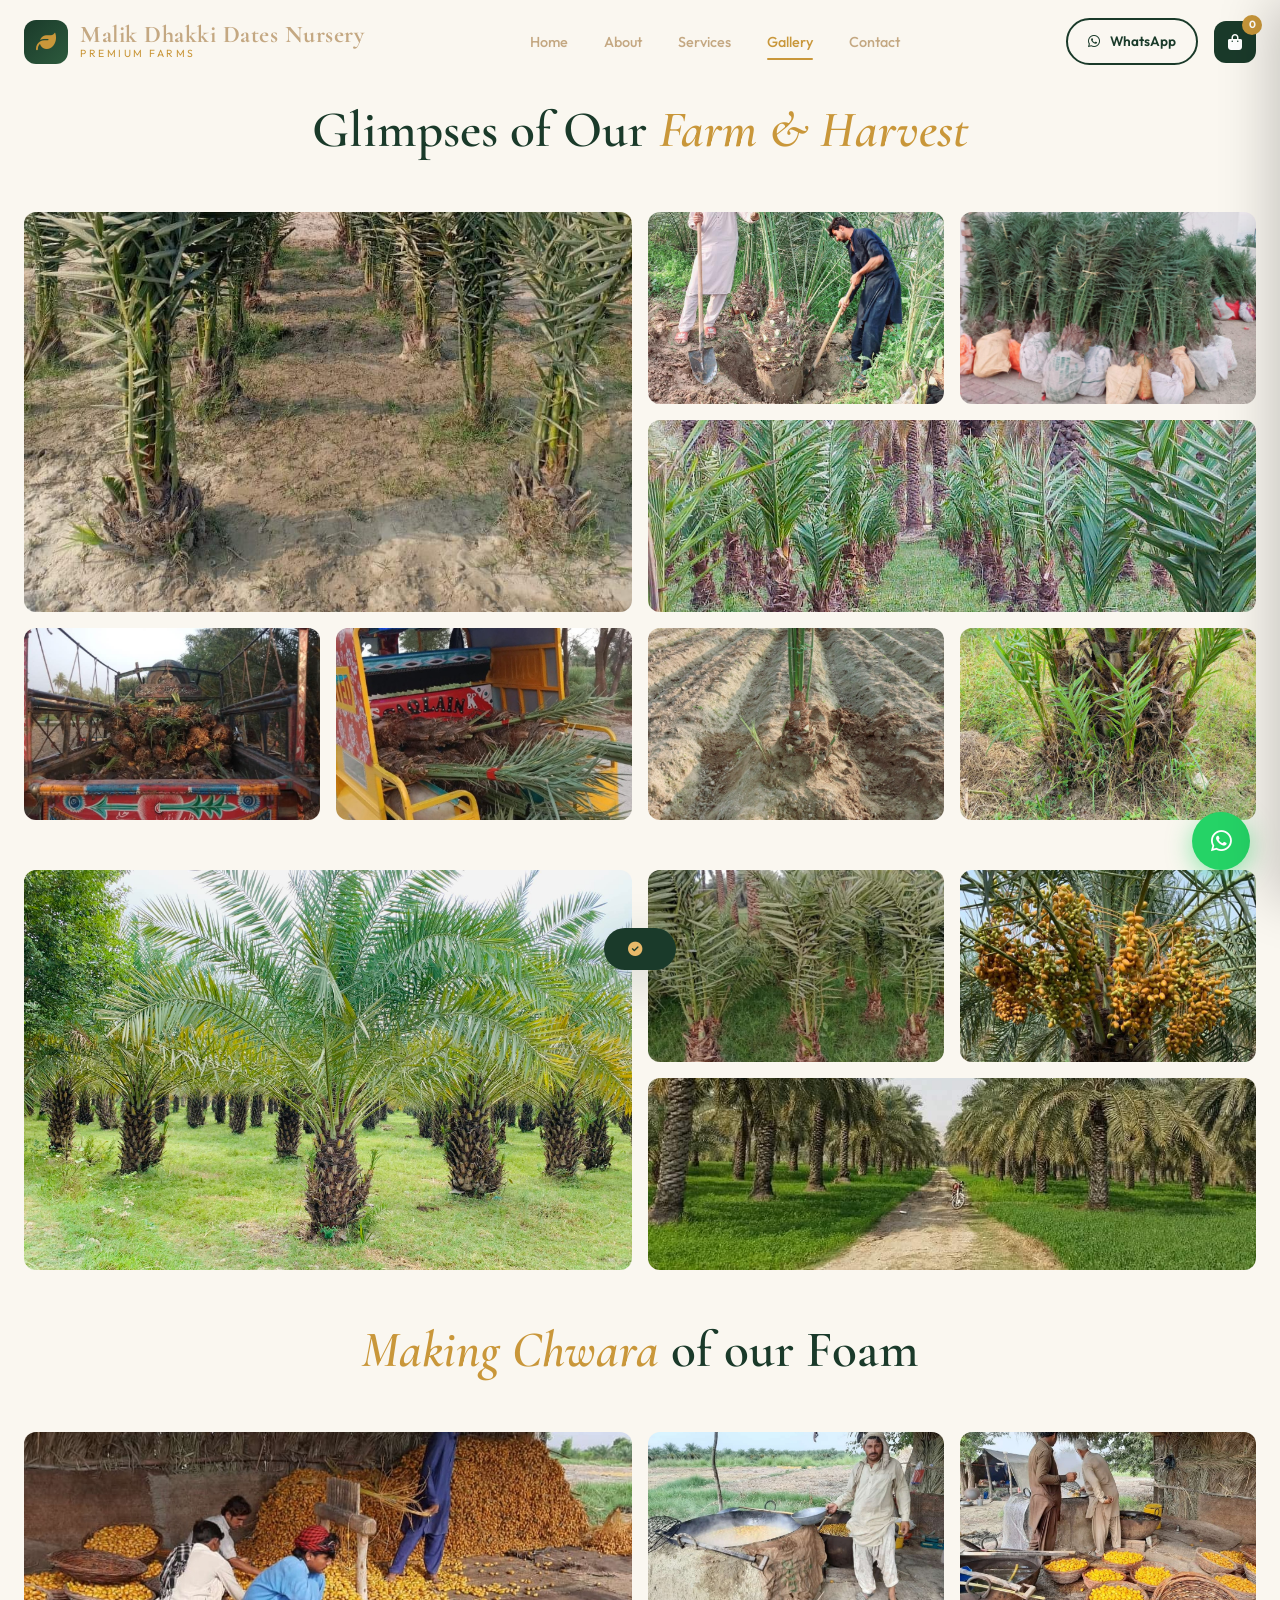
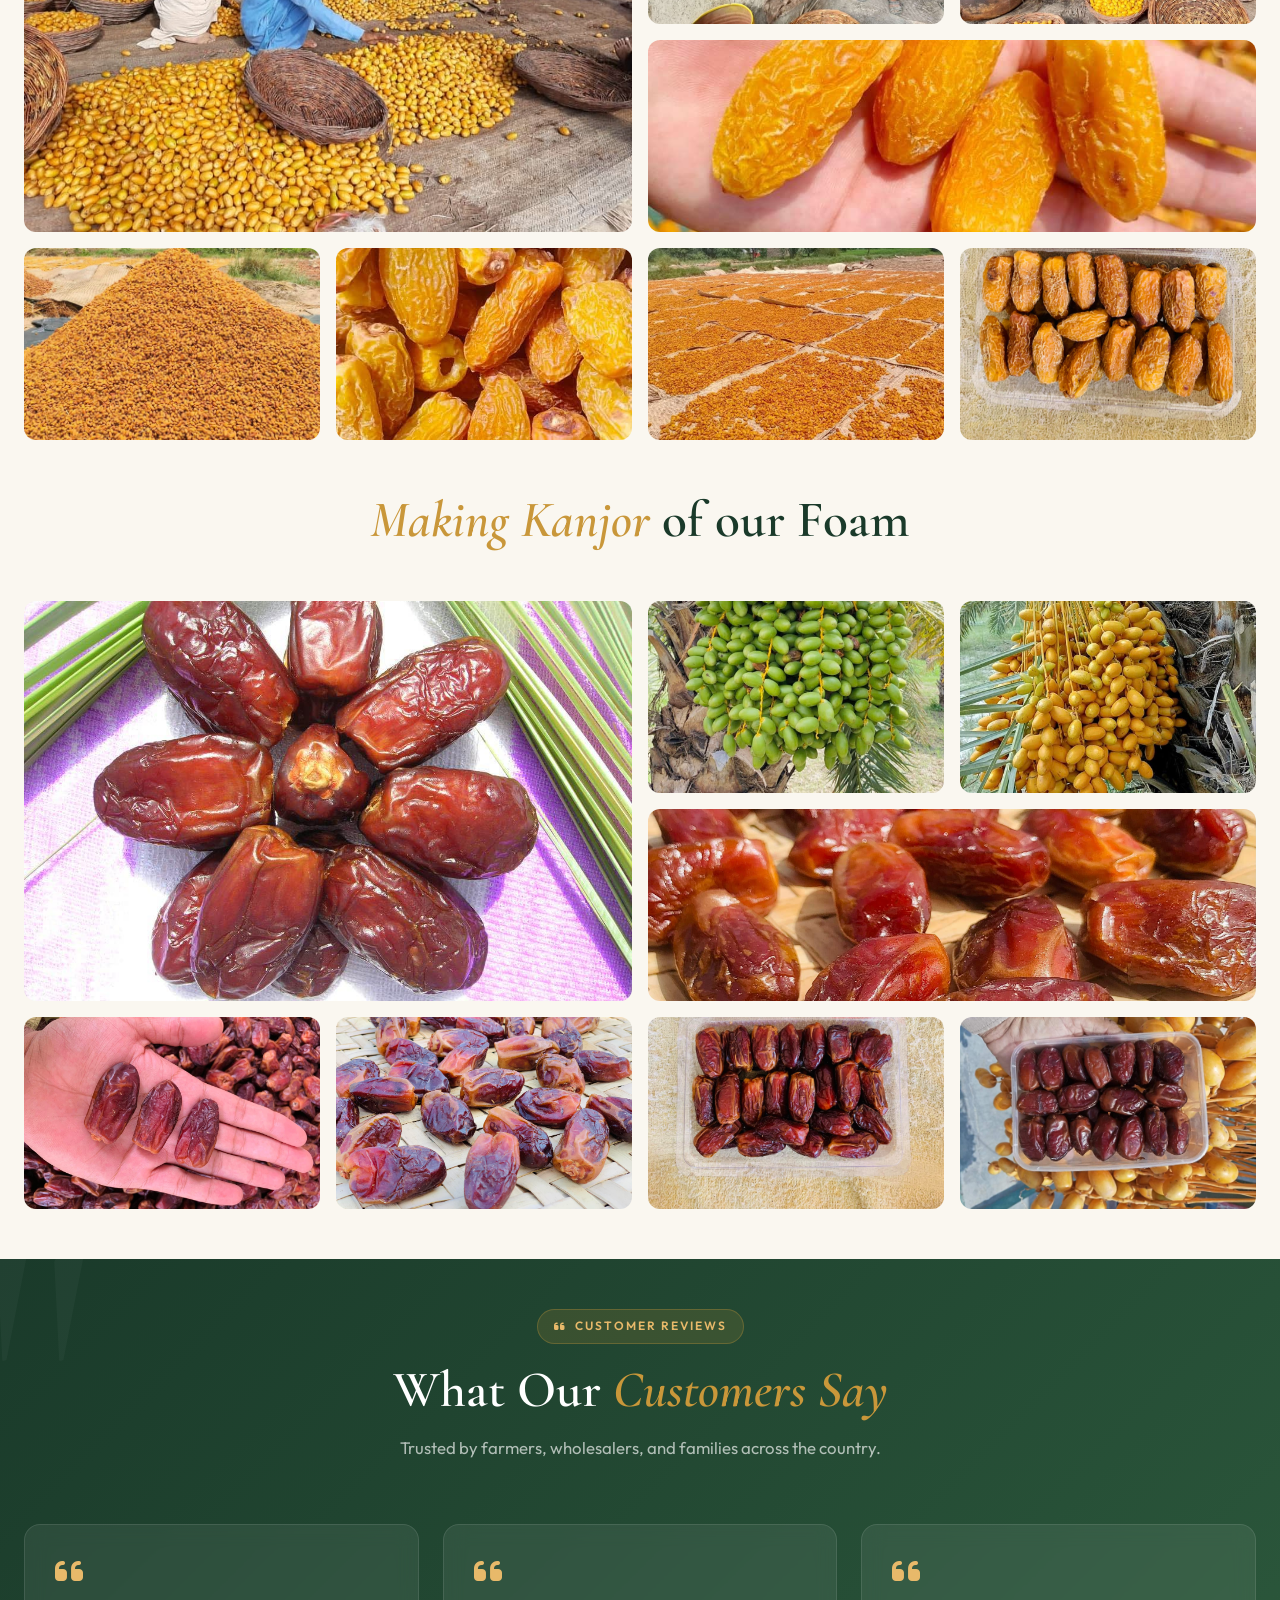
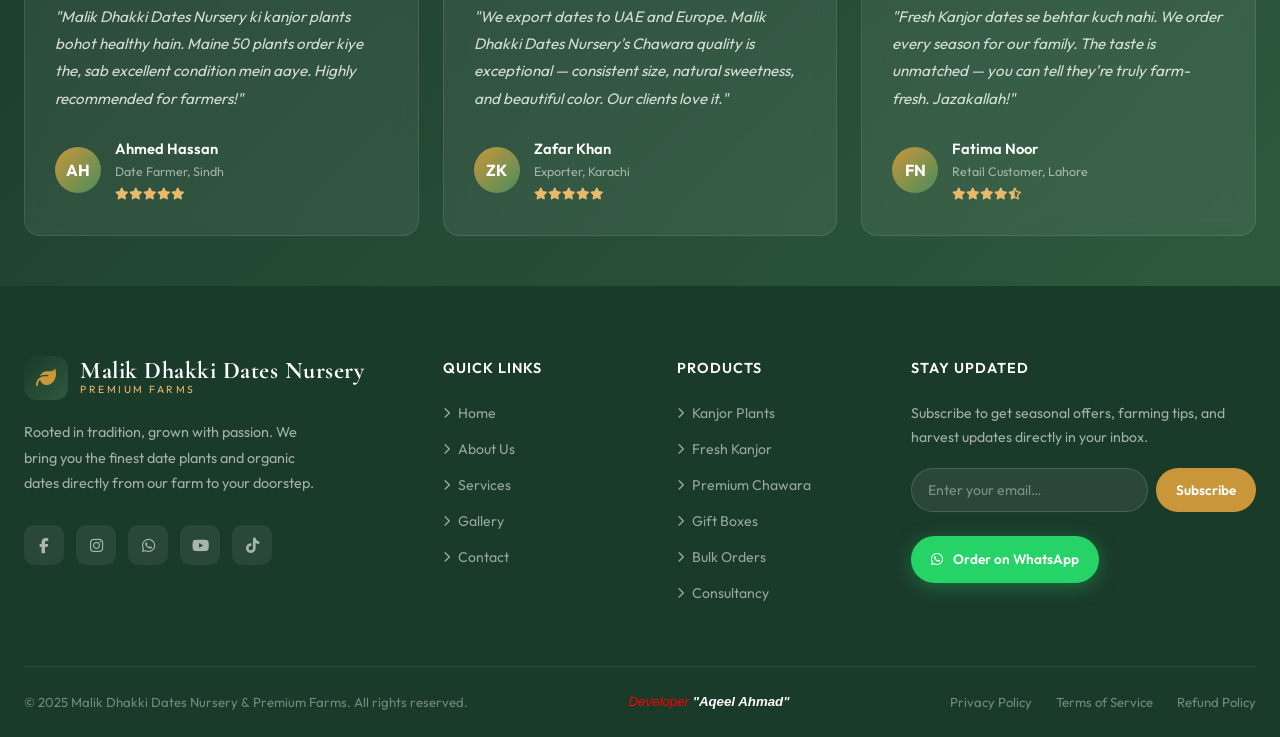
<file: gallery.html>
<!DOCTYPE html>
<html lang="en" dir="ltr">

<head>
    <meta charset="UTF-8" />
    <meta name="viewport" content="width=device-width, initial-scale=1.0" />
    <meta name="description"
        content="Malik Dhakki Dates Nursery  Farms – Premium Date Plants & Organic Dates. Fresh Kanjor, Dry Chawara, and Date Plants sourced directly from the farm. Wholesale & Export available." />
    <meta name="keywords"
        content="date plants, kanjor, chawara, dry dates, fresh dates, date farm, wholesale dates, export dates" />
    <title>Malik Dhakki Dates Nursery | Premium Date Plants & Organic Dates</title>

    <!-- Fonts -->
    <link rel="preconnect" href="https://fonts.googleapis.com" />
    <link rel="preconnect" href="https://fonts.gstatic.com" crossorigin />
    <link
        href="https://fonts.googleapis.com/css2?family=Cormorant+Garamond:ital,wght@0,300;0,400;0,600;0,700;1,300;1,400&family=Outfit:wght@300;400;500;600;700&display=swap"
        rel="stylesheet" />
    <!-- Icons -->
    <link rel="stylesheet" href="https://cdnjs.cloudflare.com/ajax/libs/font-awesome/6.5.0/css/all.min.css" />

    <link rel="stylesheet" href="style.css">

    <script src="script.js"></script>
</head>

<body>

    <!-- ============================
    NAVBAR
============================= -->
    <nav class="navbar" id="navbar">
        <div class="container">
            <div class="nav-inner">
                <a href="#" class="logo">
                    <div class="logo-icon"><i class="fa-solid fa-leaf"></i></div>
                    <div class="logo-text">
                        <span class="logo-main">Malik Dhakki Dates Nursery</span>
                        <span class="logo-sub">Premium Farms</span>
                    </div>
                </a>

                <ul class="nav-links">
                    <li><a href="index.html">Home</a></li>
                    <li><a href="about.html">About</a></li>
                    <li><a href="services.html">Services</a></li>
                    <li><a href="gallery.html">Gallery</a></li>
                    <li><a href="contact.html">Contact</a></li>
                </ul>

                <div class="nav-actions">
                    <a href="https://wa.me/923469892120" target="_blank" class="btn-outline"
                        style="padding:10px 20px;font-size:0.85rem;">
                        <i class="fa-brands fa-whatsapp"></i> WhatsApp
                    </a>
                    <button class="cart-btn" onclick="toggleCart()">
                        <i class="fa-solid fa-bag-shopping"></i>
                        <span class="cart-count" id="cartCount">0</span>
                    </button>
                    <button class="hamburger" onclick="toggleMobileNav()" aria-label="Menu">
                        <span></span><span></span><span></span>
                    </button>
                </div>
            </div>
        </div>
    </nav>

    <!-- Mobile Nav -->
    <div class="mobile-nav" id="mobileNav">
        <button class="mobile-nav-close" onclick="toggleMobileNav()"><i class="fa-solid fa-xmark"></i></button>
        <div class="mobile-nav-logo">
            <div class="logo">
                <div class="logo-icon"><i class="fa-solid fa-leaf"></i></div>
                <div class="logo-text">
                    <span class="logo-main">Malik Dhakki Dates Nursery </span>
                    <span class="logo-sub">Premium Farms</span>
                </div>
            </div>
        </div>
        <nav class="mobile-nav-links">
            <a href="index.html" onclick="toggleMobileNav()">Home</a>
            <a href="about.html" onclick="toggleMobileNav()">About Us</a>
            <a href="services.html" onclick="toggleMobileNav()">Services</a>
            <a href="gallery.html" onclick="toggleMobileNav()">Gallery</a>
            <a href="contact.html" onclick="toggleMobileNav()">Contact</a>
        </nav>
    </div>
    <div class="cart-overlay" id="mobileNavOverlay" onclick="toggleMobileNav()" style="z-index:1040;"></div>

    <!-- ============================
     GALLERY
============================= -->
    <section class="gallery-section section-pad" id="gallery">
        <div class="container">
            <div class="gallery-header">
                <span class="tag reveal"><i class="fa-solid fa-images"></i> Farm Gallery</span>
                <h2 class="section-title" style="margin-top:16px;">Glimpses of Our <span>Farm & Harvest</span>
                </h2>
            </div>
            <div class="gallery-grid">
                <div class="gallery-item">
                    <img style="object-position: bottom;" src="images/Gallery1.jpg" alt="Date palm grove" />
                    <div class="gallery-overlay"><i class="fa-solid fa-magnifying-glass-plus"></i></div>
                </div>
                <div class="gallery-item delay-1">
                    <img style="object-position: bottom;" src="images/Gallery2.jpg" alt="Fresh dates on branch" />
                    <div class="gallery-overlay"><i class="fa-solid fa-magnifying-glass-plus"></i></div>
                </div>
                <div class="gallery-item delay-2">
                    <img src="images/Gallery3.jpg" alt="Date harvest" />
                    <div class="gallery-overlay"><i class="fa-solid fa-magnifying-glass-plus"></i></div>
                </div>
                <div class="gallery-item delay-3">
                    <img src="images/Gallery4.jpg" alt="Date products" />
                    <div class="gallery-overlay"><i class="fa-solid fa-magnifying-glass-plus"></i></div>
                </div>
                <div class="gallery-item delay-4">
                    <img src="images/Gallery5.jpg" alt="Dry dates" />
                    <div class="gallery-overlay"><i class="fa-solid fa-magnifying-glass-plus"></i></div>
                </div>
                <div class="gallery-item delay-4">
                    <img src="images/Gallery6.jpg" alt="Dry dates" />
                    <div class="gallery-overlay"><i class="fa-solid fa-magnifying-glass-plus"></i></div>
                </div>
                <div class="gallery-item delay-4">
                    <img style="object-position: bottom;" src="images/Gallery15.jpg" alt="Dry dates" />
                    <div class="gallery-overlay"><i class="fa-solid fa-magnifying-glass-plus"></i></div>
                </div>
                <div class="gallery-item delay-4">
                    <img style="object-fit: cover; object-position: bottom;" src="images/Gallery16.jpg"
                        alt="Dry dates" />
                    <div class="gallery-overlay"><i class="fa-solid fa-magnifying-glass-plus"></i></div>
                </div>
            </div>
        </div>
    </section>

    <section style="padding-top: 0; padding-bottom: 0;" class="gallery-section section-pad" id="gallery">
        <div class="container">
            <div class="gallery-grid">
                <div class="gallery-item">
                    <img style="object-position: bottom;" src="images/Gallery17.jpg" alt="Date palm grove" />
                    <div class="gallery-overlay"><i class="fa-solid fa-magnifying-glass-plus"></i></div>
                </div>
                <div class="gallery-item delay-1">
                    <img src="images/Gallery7.jpg" alt="Fresh dates on branch" />
                    <div class="gallery-overlay"><i class="fa-solid fa-magnifying-glass-plus"></i></div>
                </div>
                <div class="gallery-item delay-2">
                    <img style="object-position: top;" src="images/Gallery8.jpg" alt="Date harvest" />
                    <div class="gallery-overlay"><i class="fa-solid fa-magnifying-glass-plus"></i></div>
                </div>
                <div class="gallery-item delay-3">
                    <img style="object-position: bottom;" src="images/Gallery9.jpg" alt="Date products" />
                    <div class="gallery-overlay"><i class="fa-solid fa-magnifying-glass-plus"></i></div>
                </div>
            </div>
        </div>
    </section>

    <section style="padding-top: 0; padding-bottom: 0;" class="gallery-section section-pad" id="gallery">
        <div class="container">
            <div class="gallery-header">
                <span class="tag reveal"><i class="fa-solid fa-images"></i> Farm Gallery</span>
                <h2 class="section-title" style="margin-top:16px;"><span>Making Chwara</span> of our Foam
                </h2>
            </div>
            <div class="gallery-grid">
                <div class="gallery-item">
                    <img style="object-position: bottom;" src="images/chwara4.jpg" alt="Date palm grove" />
                    <div class="gallery-overlay"><i class="fa-solid fa-magnifying-glass-plus"></i></div>
                </div>
                <div class="gallery-item delay-1">
                    <img style="object-position: bottom;" src="images/chwara5.jpg" alt="Fresh dates on branch" />
                    <div class="gallery-overlay"><i class="fa-solid fa-magnifying-glass-plus"></i></div>
                </div>
                <div class="gallery-item delay-2">
                    <img src="images/chwara6.jpg" alt="Date harvest" />
                    <div class="gallery-overlay"><i class="fa-solid fa-magnifying-glass-plus"></i></div>
                </div>
                <div class="gallery-item delay-3">
                    <img style="object-fit: cover;" src="images/chwara2.jpg" alt="Date products" />
                    <div class="gallery-overlay"><i class="fa-solid fa-magnifying-glass-plus"></i></div>
                </div>
                <div class="gallery-item delay-4">
                    <img src="images/chwara7.jpg" alt="Dry dates" />
                    <div class="gallery-overlay"><i class="fa-solid fa-magnifying-glass-plus"></i></div>
                </div>
                <div class="gallery-item delay-4">
                    <img src="images/chwara1.jpg" alt="Dry dates" />
                    <div class="gallery-overlay"><i class="fa-solid fa-magnifying-glass-plus"></i></div>
                </div>
                <div class="gallery-item delay-4">
                    <img style="object-position: bottom;" src="images/chwara3.jpg" alt="Dry dates" />
                    <div class="gallery-overlay"><i class="fa-solid fa-magnifying-glass-plus"></i></div>
                </div>
                <div class="gallery-item delay-4">
                    <img style="object-fit: cover; object-position: bottom;" src="images/chwara8.jpg" alt="Dry dates" />
                    <div class="gallery-overlay"><i class="fa-solid fa-magnifying-glass-plus"></i></div>
                </div>
            </div>
        </div>
    </section>


    <section style="padding-top: 0;" class="gallery-section section-pad" id="gallery">
        <div class="container">
            <div class="gallery-header">
                <span class="tag reveal"><i class="fa-solid fa-images"></i> Farm Gallery</span>
                <h2 class="section-title" style="margin-top:16px;"><span>Making Kanjor</span> of our Foam
                </h2>
            </div>
            <div class="gallery-grid">
                <div class="gallery-item">
                    <img style="object-position: bottom;" src="images/kanjoor3.jpg" alt="Date palm grove" />
                    <div class="gallery-overlay"><i class="fa-solid fa-magnifying-glass-plus"></i></div>
                </div>
                <div class="gallery-item delay-1">
                    <img style="object-position: bottom;" src="images/kanjoor1.jpg" alt="Fresh dates on branch" />
                    <div class="gallery-overlay"><i class="fa-solid fa-magnifying-glass-plus"></i></div>
                </div>
                <div class="gallery-item delay-2">
                    <img src="images/kanjoor2.jpg" alt="Date harvest" />
                    <div class="gallery-overlay"><i class="fa-solid fa-magnifying-glass-plus"></i></div>
                </div>
                <div class="gallery-item delay-3">
                    <img style="object-fit: cover;" src="images/kanjoor5.jpg" alt="Date products" />
                    <div class="gallery-overlay"><i class="fa-solid fa-magnifying-glass-plus"></i></div>
                </div>
                <div class="gallery-item delay-4">
                    <img src="images/kanjoor6.jpg" alt="Dry dates" />
                    <div class="gallery-overlay"><i class="fa-solid fa-magnifying-glass-plus"></i></div>
                </div>
                <div class="gallery-item delay-4">
                    <img src="images/kanjoor4.jpg" alt="Dry dates" />
                    <div class="gallery-overlay"><i class="fa-solid fa-magnifying-glass-plus"></i></div>
                </div>
                <div class="gallery-item delay-4">
                    <img style="object-position: bottom;" src="images/kanjoor7.jpg" alt="Dry dates" />
                    <div class="gallery-overlay"><i class="fa-solid fa-magnifying-glass-plus"></i></div>
                </div>
                <div class="gallery-item delay-4">
                    <img style="object-fit: cover; object-position: bottom;" src="images/kanjoor8.jpg"
                        alt="Dry dates" />
                    <div class="gallery-overlay"><i class="fa-solid fa-magnifying-glass-plus"></i></div>
                </div>
            </div>
        </div>
    </section>


    <!-- ============================
     TESTIMONIALS
============================= -->
    <section class="testimonials-section section-pad">
        <div class="container">
            <div class="testimonials-header">
                <span class="tag"
                    style="background:rgba(201,151,58,0.15);border-color:rgba(201,151,58,0.3);color:var(--gold-light);">
                    <i class="fa-solid fa-quote-left"></i> Customer Reviews
                </span>
                <h2 class="section-title" style="color:var(--white);margin-top:16px;">What Our <span>Customers
                        Say</span>
                </h2>
                <p class="section-subtitle" style="color:rgba(255,255,255,0.65);margin:12px auto 0;">Trusted by
                    farmers,
                    wholesalers, and families across the country.</p>
            </div>
            <div class="testimonials-grid">
                <div class="testimonial-card">
                    <div class="testimonial-quote"><i class="fa-solid fa-quote-left"></i></div>
                    <p class="testimonial-text">"Malik Dhakki Dates Nursery ki kanjor plants bohot healthy hain. Maine
                        50 plants order
                        kiye the,
                        sab excellent condition mein aaye. Highly recommended for farmers!"</p>
                    <div class="testimonial-author">
                        <div class="author-avatar">AH</div>
                        <div class="author-info">
                            <div class="author-name">Ahmed Hassan</div>
                            <div class="author-role">Date Farmer, Sindh</div>
                            <div class="author-stars"><i class="fa-solid fa-star"></i><i class="fa-solid fa-star"></i><i
                                    class="fa-solid fa-star"></i><i class="fa-solid fa-star"></i><i
                                    class="fa-solid fa-star"></i></div>
                        </div>
                    </div>
                </div>
                <div class="testimonial-card delay-1">
                    <div class="testimonial-quote"><i class="fa-solid fa-quote-left"></i></div>
                    <p class="testimonial-text">"We export dates to UAE and Europe. Malik Dhakki Dates Nursery's Chawara
                        quality is
                        exceptional —
                        consistent size, natural sweetness, and beautiful color. Our clients love it."</p>
                    <div class="testimonial-author">
                        <div class="author-avatar">ZK</div>
                        <div class="author-info">
                            <div class="author-name">Zafar Khan</div>
                            <div class="author-role">Exporter, Karachi</div>
                            <div class="author-stars"><i class="fa-solid fa-star"></i><i class="fa-solid fa-star"></i><i
                                    class="fa-solid fa-star"></i><i class="fa-solid fa-star"></i><i
                                    class="fa-solid fa-star"></i></div>
                        </div>
                    </div>
                </div>
                <div class="testimonial-card delay-2">
                    <div class="testimonial-quote"><i class="fa-solid fa-quote-left"></i></div>
                    <p class="testimonial-text">"Fresh Kanjor dates se behtar kuch nahi. We order every season for our
                        family. The
                        taste is unmatched — you can tell they're truly farm-fresh. Jazakallah!"</p>
                    <div class="testimonial-author">
                        <div class="author-avatar">FN</div>
                        <div class="author-info">
                            <div class="author-name">Fatima Noor</div>
                            <div class="author-role">Retail Customer, Lahore</div>
                            <div class="author-stars"><i class="fa-solid fa-star"></i><i class="fa-solid fa-star"></i><i
                                    class="fa-solid fa-star"></i><i class="fa-solid fa-star"></i><i
                                    class="fa-solid fa-star-half-stroke"></i></div>
                        </div>
                    </div>
                </div>
            </div>
        </div>
    </section>















    <!-- ============================
                  FOOTER
              ============================= -->
    <footer class="footer" id="footer">
        <div class="container">
            <div class="footer-grid">
                <div class="footer-brand">
                    <div class="footer-logo logo">
                        <div class="logo-icon"><i class="fa-solid fa-leaf"></i></div>
                        <div class="logo-text">
                            <span class="logo-main">Malik Dhakki Dates Nursery</span>
                            <span class="logo-sub">Premium Farms</span>
                        </div>
                    </div>
                    <p class="footer-desc">Rooted in tradition, grown with passion. We bring you the finest date plants
                        and
                        organic dates directly from our farm to your doorstep.</p>
                    <div class="footer-social">
                        <a href="https://www.facebook.com/itsdhakkidates" class="social-btn"><i
                                class="fa-brands fa-facebook-f"></i></a>
                        <a href="#" class="social-btn"><i class="fa-brands fa-instagram"></i></a>
                        <a href="https://wa.me/923469892120" target="_blank" class="social-btn"><i
                                class="fa-brands fa-whatsapp"></i></a>
                        <a href="#" class="social-btn"><i class="fa-brands fa-youtube"></i></a>
                        <a href="#" class="social-btn"><i class="fa-brands fa-tiktok"></i></a>
                    </div>
                </div>

                <div class="footer-col">
                    <h4 class="footer-col-title">Quick Links</h4>
                    <ul class="footer-links">
                        <li><a href="#home"><i class="fa-solid fa-chevron-right"></i> Home</a></li>
                        <li><a href="about.html"><i class="fa-solid fa-chevron-right"></i> About Us</a></li>
                        <li><a href="services.html"><i class="fa-solid fa-chevron-right"></i> Services</a></li>
                        <li><a href="gallery.html"><i class="fa-solid fa-chevron-right"></i> Gallery</a></li>
                        <li><a href="contact.html"><i class="fa-solid fa-chevron-right"></i> Contact</a></li>
                    </ul>
                </div>

                <div class="footer-col">
                    <h4 class="footer-col-title">Products</h4>
                    <ul class="footer-links">
                        <li><a href="#products"><i class="fa-solid fa-chevron-right"></i> Kanjor Plants</a></li>
                        <li><a href="#products"><i class="fa-solid fa-chevron-right"></i> Fresh Kanjor</a></li>
                        <li><a href="#products"><i class="fa-solid fa-chevron-right"></i> Premium Chawara</a></li>
                        <li><a href="#products"><i class="fa-solid fa-chevron-right"></i> Gift Boxes</a></li>
                        <li><a href="#products"><i class="fa-solid fa-chevron-right"></i> Bulk Orders</a></li>
                        <li><a href="services.html"><i class="fa-solid fa-chevron-right"></i> Consultancy</a></li>
                    </ul>
                </div>

                <div class="footer-col footer-newsletter">
                    <h4 class="footer-col-title">Stay Updated</h4>
                    <p class="footer-nl-desc">Subscribe to get seasonal offers, farming tips, and harvest updates
                        directly in your
                        inbox.</p>
                    <div class="newsletter-form">
                        <input type="email" placeholder="Enter your email…" id="nlEmail" />
                        <button onclick="subscribeNewsletter()">Subscribe</button>
                    </div>
                    <div style="margin-top:24px;">
                        <a href="https://wa.me/923469892120" target="_blank" class="btn-whatsapp"
                            style="font-size:0.85rem;padding:12px 20px;">
                            <i class="fa-brands fa-whatsapp"></i> Order on WhatsApp
                        </a>
                    </div>
                </div>
            </div>

            <div class="footer-bottom">
                <p>© 2025 Malik Dhakki Dates Nursery & Premium Farms. All rights reserved.</p>
                <h5
                    style="color: rgb(255, 0, 0); font-family: Verdana, Geneva, Tahoma, sans-serif; font-weight: lighter; font-style: italic;">
                    Developer<span style="font-weight: bold; color: rgb(255, 255, 255);"> <a
                            href="https://aqeeel-ahmad.github.io/Aqeel_Ahmad-Portfolio/">"Aqeel Ahmad"</a></span></h5>
                <div class="footer-bottom-links">
                    <a href="#">Privacy Policy</a>
                    <a href="#">Terms of Service</a>
                    <a href="#">Refund Policy</a>
                </div>
            </div>
        </div>
    </footer>

    <!-- ============================
                  FLOATING WHATSAPP
              ============================= -->
    <a href="https://wa.me/923469892120?text=Assalamu Alaikum! I want to order from Malik Dhakki Dates Nursery Farms."
        target="_blank" class="whatsapp-float" aria-label="Chat on WhatsApp">
        <i class="fa-brands fa-whatsapp"></i>
    </a>

    <!-- ============================
                  CART SIDEBAR
              ============================= -->
    <div class="cart-overlay" id="cartOverlay" onclick="toggleCart()"></div>
    <div class="cart-sidebar" id="cartSidebar">
        <div class="cart-header">
            <span class="cart-title">Your Cart</span>
            <button class="cart-close" onclick="toggleCart()"><i class="fa-solid fa-xmark"></i></button>
        </div>
        <div class="cart-items" id="cartItems">
            <div class="cart-empty">
                <i class="fa-solid fa-bag-shopping"></i>
                <p>Your cart is empty</p>
            </div>
        </div>
        <div class="cart-footer" id="cartFooter" style="display:none;">
            <div class="cart-total">
                <span class="cart-total-label">Total Amount</span>
                <span class="cart-total-price" id="cartTotal">Rs. 0</span>
            </div>
            <button class="btn-primary cart-checkout" onclick="checkoutWhatsApp()">
                <i class="fa-solid fa-bag-shopping"></i> Proceed to Order
            </button>
            <a href="#" class="btn-whatsapp cart-wa-order" onclick="checkoutWhatsApp();return false;">
                <i class="fa-brands fa-whatsapp"></i> Order via WhatsApp
            </a>
        </div>
    </div>

    <!-- ============================
                  PRODUCT DETAIL MODAL
              ============================= -->
    <div class="modal-overlay" id="productModal" onclick="closeModal(event)">
        <div class="modal-card" id="modalCard">
            <div class="modal-inner">
                <div class="modal-img" id="modalImg"></div>
                <div class="modal-info" id="modalInfo"></div>
            </div>
        </div>
    </div>

    <!-- ============================
                  TOAST
              ============================= -->
    <div class="toast" id="toast"><i class="fa-solid fa-circle-check"></i> <span id="toastMsg"></span></div>

</body>

</html>
</file>
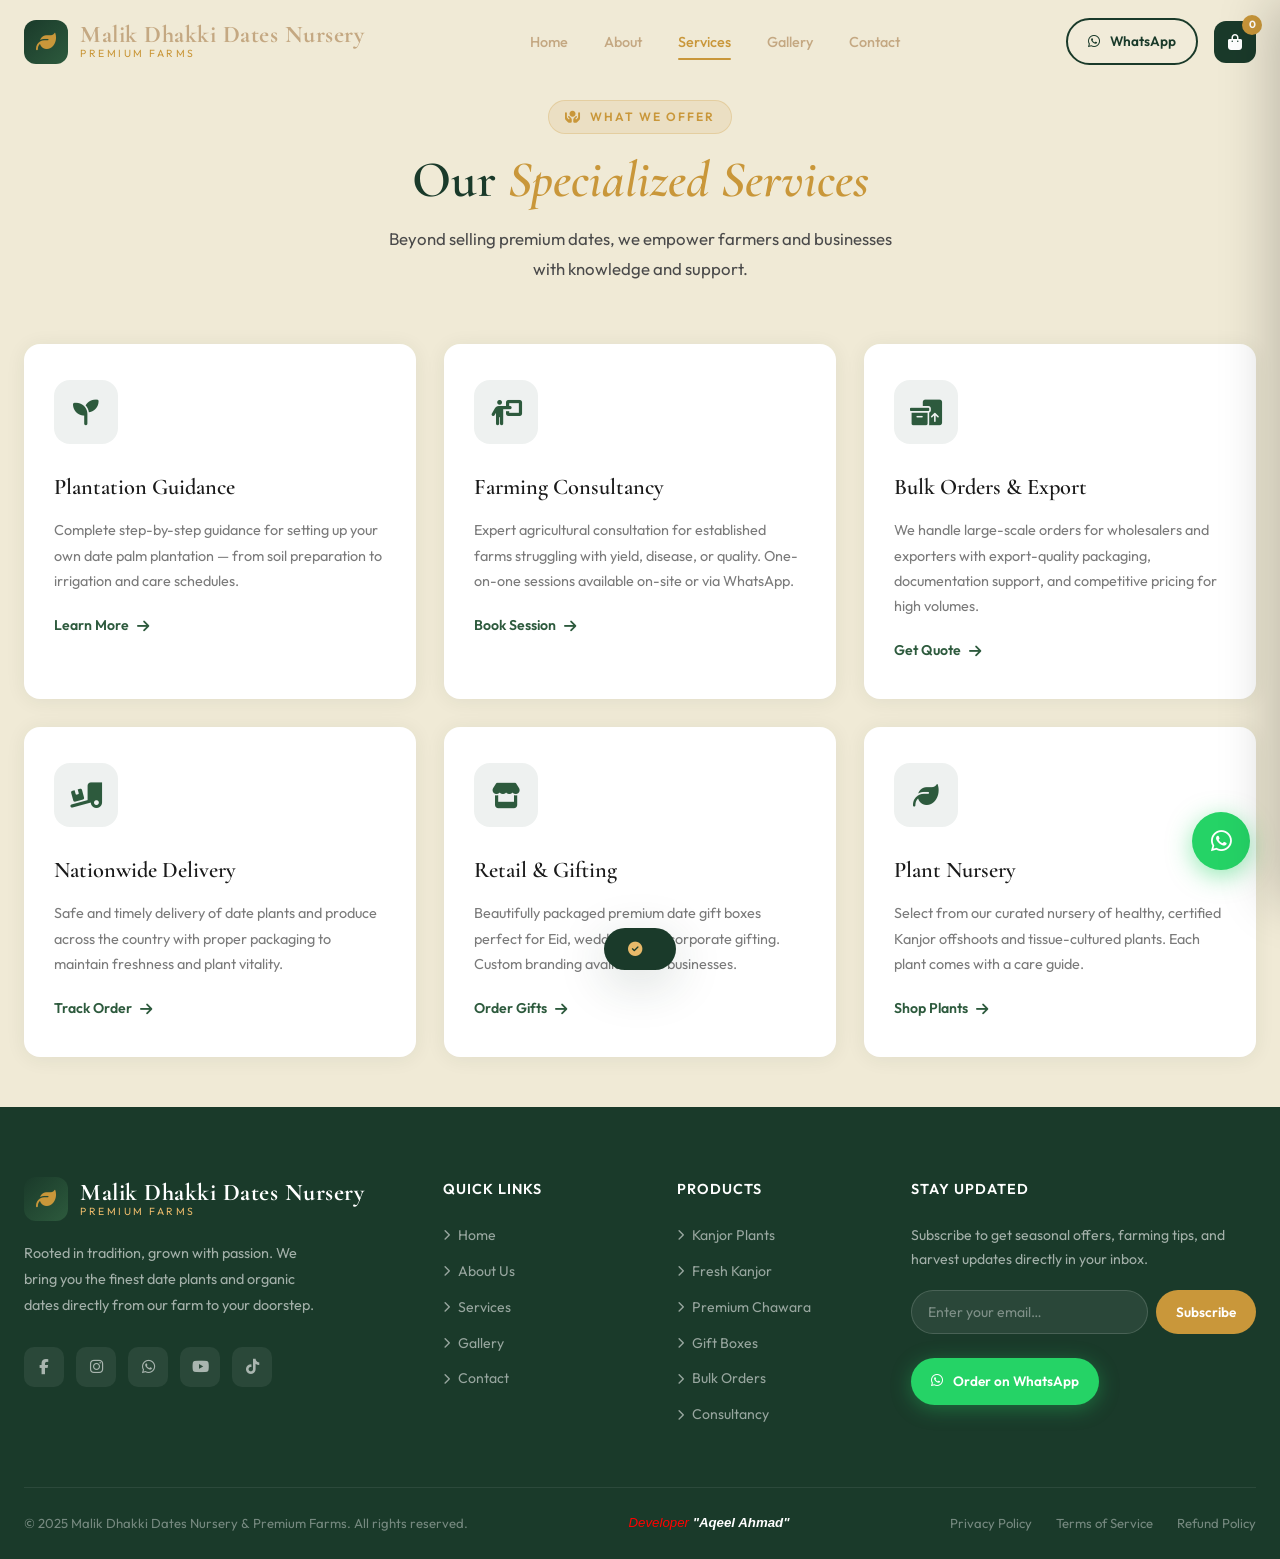
<file: services.html>
<!DOCTYPE html>
<html lang="en" dir="ltr">

<head>
    <meta charset="UTF-8" />
    <meta name="viewport" content="width=device-width, initial-scale=1.0" />
    <meta name="description"
        content="Malik Dhakki Dates Nursery  Farms – Premium Date Plants & Organic Dates. Fresh Kanjor, Dry Chawara, and Date Plants sourced directly from the farm. Wholesale & Export available." />
    <meta name="keywords"
        content="date plants, kanjor, chawara, dry dates, fresh dates, date farm, wholesale dates, export dates" />
    <title>Malik Dhakki Dates Nursery | Premium Date Plants & Organic Dates</title>

    <!-- Fonts -->
    <link rel="preconnect" href="https://fonts.googleapis.com" />
    <link rel="preconnect" href="https://fonts.gstatic.com" crossorigin />
    <link
        href="https://fonts.googleapis.com/css2?family=Cormorant+Garamond:ital,wght@0,300;0,400;0,600;0,700;1,300;1,400&family=Outfit:wght@300;400;500;600;700&display=swap"
        rel="stylesheet" />
    <!-- Icons -->
    <link rel="stylesheet" href="https://cdnjs.cloudflare.com/ajax/libs/font-awesome/6.5.0/css/all.min.css" />

    <link rel="stylesheet" href="style.css">

    <script src="script.js"></script>
</head>

<body>

    <!-- ============================
    NAVBAR
============================= -->
    <nav class="navbar" id="navbar">
        <div class="container">
            <div class="nav-inner">
                <a href="#" class="logo">
                    <div class="logo-icon"><i class="fa-solid fa-leaf"></i></div>
                    <div class="logo-text">
                        <span class="logo-main">Malik Dhakki Dates Nursery</span>
                        <span class="logo-sub">Premium Farms</span>
                    </div>
                </a>

                <ul class="nav-links">
                    <li><a href="index.html">Home</a></li>
                    <li><a href="about.html">About</a></li>
                    <li><a href="services.html">Services</a></li>
                    <li><a href="gallery.html">Gallery</a></li>
                    <li><a href="contact.html">Contact</a></li>
                </ul>

                <div class="nav-actions">
                    <a href="https://wa.me/923469892120" target="_blank" class="btn-outline"
                        style="padding:10px 20px;font-size:0.85rem;">
                        <i class="fa-brands fa-whatsapp"></i> WhatsApp
                    </a>
                    <button class="cart-btn" onclick="toggleCart()">
                        <i class="fa-solid fa-bag-shopping"></i>
                        <span class="cart-count" id="cartCount">0</span>
                    </button>
                    <button class="hamburger" onclick="toggleMobileNav()" aria-label="Menu">
                        <span></span><span></span><span></span>
                    </button>
                </div>
            </div>
        </div>
    </nav>

    <!-- Mobile Nav -->
    <div class="mobile-nav" id="mobileNav">
        <button class="mobile-nav-close" onclick="toggleMobileNav()"><i class="fa-solid fa-xmark"></i></button>
        <div class="mobile-nav-logo">
            <div class="logo">
                <div class="logo-icon"><i class="fa-solid fa-leaf"></i></div>
                <div class="logo-text">
                    <span class="logo-main">Malik Dhakki Dates Nursery </span>
                    <span class="logo-sub">Premium Farms</span>
                </div>
            </div>
        </div>
        <nav class="mobile-nav-links">
            <a href="index.html" onclick="toggleMobileNav()">Home</a>
            <a href="about.html" onclick="toggleMobileNav()">About Us</a>
            <a href="services.html" onclick="toggleMobileNav()">Services</a>
            <a href="gallery.html" onclick="toggleMobileNav()">Gallery</a>
            <a href="contact.html" onclick="toggleMobileNav()">Contact</a>
        </nav>
    </div>
    <div class="cart-overlay" id="mobileNavOverlay" onclick="toggleMobileNav()" style="z-index:1040;"></div>



    <!-- ============================
     SERVICES
============================= -->
    <section style="padding-top: 100px;" class="services-section section-pad" id="services">
        <div class="container">
            <div class="services-header">
                <span class="tag"><i class="fa-solid fa-hands-holding-circle"></i> What We Offer</span>
                <h2 class="section-title" style="margin-top:16px;">Our <span>Specialized Services</span></h2>
                <p class="section-subtitle">Beyond selling premium dates, we empower farmers and businesses with
                    knowledge and support.</p>
            </div>
            <div class="services-grid">
                <div class="service-card">
                    <div class="service-icon"><i class="fa-solid fa-seedling"></i></div>
                    <h3 class="service-name">Plantation Guidance</h3>
                    <p class="service-desc">Complete step-by-step guidance for setting up your own date palm plantation
                        — from
                        soil preparation to irrigation and care schedules.</p>
                    <a href="#contact" class="service-link">Learn More <i class="fa-solid fa-arrow-right"></i></a>
                </div>
                <div class="service-card delay-1">
                    <div class="service-icon"><i class="fa-solid fa-person-chalkboard"></i></div>
                    <h3 class="service-name">Farming Consultancy</h3>
                    <p class="service-desc">Expert agricultural consultation for established farms struggling with
                        yield, disease,
                        or quality. One-on-one sessions available on-site or via WhatsApp.</p>
                    <a href="#contact" class="service-link">Book Session <i class="fa-solid fa-arrow-right"></i></a>
                </div>
                <div class="service-card delay-2">
                    <div class="service-icon"><i class="fa-solid fa-boxes-packing"></i></div>
                    <h3 class="service-name">Bulk Orders & Export</h3>
                    <p class="service-desc">We handle large-scale orders for wholesalers and exporters with
                        export-quality
                        packaging, documentation support, and competitive pricing for high volumes.</p>
                    <a href="#contact" class="service-link">Get Quote <i class="fa-solid fa-arrow-right"></i></a>
                </div>
                <div class="service-card delay-3">
                    <div class="service-icon"><i class="fa-solid fa-truck-ramp-box"></i></div>
                    <h3 class="service-name">Nationwide Delivery</h3>
                    <p class="service-desc">Safe and timely delivery of date plants and produce across the country with
                        proper
                        packaging to maintain freshness and plant vitality.</p>
                    <a href="#contact" class="service-link">Track Order <i class="fa-solid fa-arrow-right"></i></a>
                </div>
                <div class="service-card delay-4">
                    <div class="service-icon"><i class="fa-solid fa-store"></i></div>
                    <h3 class="service-name">Retail & Gifting</h3>
                    <p class="service-desc">Beautifully packaged premium date gift boxes perfect for Eid, weddings, and
                        corporate
                        gifting. Custom branding available for businesses.</p>
                    <a href="#contact" class="service-link">Order Gifts <i class="fa-solid fa-arrow-right"></i></a>
                </div>
                <div class="service-card delay-5">
                    <div class="service-icon"><i class="fa-solid fa-leaf"></i></div>
                    <h3 class="service-name">Plant Nursery</h3>
                    <p class="service-desc">Select from our curated nursery of healthy, certified Kanjor offshoots and
                        tissue-cultured plants. Each plant comes with a care guide.</p>
                    <a href="#products" class="service-link">Shop Plants <i class="fa-solid fa-arrow-right"></i></a>
                </div>
            </div>
        </div>
    </section>














    <!-- ============================
                  FOOTER
              ============================= -->
    <footer class="footer" id="footer">
        <div class="container">
            <div class="footer-grid">
                <div class="footer-brand">
                    <div class="footer-logo logo">
                        <div class="logo-icon"><i class="fa-solid fa-leaf"></i></div>
                        <div class="logo-text">
                            <span class="logo-main">Malik Dhakki Dates Nursery</span>
                            <span class="logo-sub">Premium Farms</span>
                        </div>
                    </div>
                    <p class="footer-desc">Rooted in tradition, grown with passion. We bring you the finest date plants
                        and
                        organic dates directly from our farm to your doorstep.</p>
                    <div class="footer-social">
                        <a href="https://www.facebook.com/itsdhakkidates" class="social-btn"><i
                                class="fa-brands fa-facebook-f"></i></a>
                        <a href="#" class="social-btn"><i class="fa-brands fa-instagram"></i></a>
                        <a href="https://wa.me/923469892120" target="_blank" class="social-btn"><i
                                class="fa-brands fa-whatsapp"></i></a>
                        <a href="#" class="social-btn"><i class="fa-brands fa-youtube"></i></a>
                        <a href="#" class="social-btn"><i class="fa-brands fa-tiktok"></i></a>
                    </div>
                </div>

                <div class="footer-col">
                    <h4 class="footer-col-title">Quick Links</h4>
                    <ul class="footer-links">
                        <li><a href="#home"><i class="fa-solid fa-chevron-right"></i> Home</a></li>
                        <li><a href="about.html"><i class="fa-solid fa-chevron-right"></i> About Us</a></li>
                        <li><a href="services.html"><i class="fa-solid fa-chevron-right"></i> Services</a></li>
                        <li><a href="gallery.html"><i class="fa-solid fa-chevron-right"></i> Gallery</a></li>
                        <li><a href="contact.html"><i class="fa-solid fa-chevron-right"></i> Contact</a></li>
                    </ul>
                </div>

                <div class="footer-col">
                    <h4 class="footer-col-title">Products</h4>
                    <ul class="footer-links">
                        <li><a href="#products"><i class="fa-solid fa-chevron-right"></i> Kanjor Plants</a></li>
                        <li><a href="#products"><i class="fa-solid fa-chevron-right"></i> Fresh Kanjor</a></li>
                        <li><a href="#products"><i class="fa-solid fa-chevron-right"></i> Premium Chawara</a></li>
                        <li><a href="#products"><i class="fa-solid fa-chevron-right"></i> Gift Boxes</a></li>
                        <li><a href="#products"><i class="fa-solid fa-chevron-right"></i> Bulk Orders</a></li>
                        <li><a href="services.html"><i class="fa-solid fa-chevron-right"></i> Consultancy</a></li>
                    </ul>
                </div>

                <div class="footer-col footer-newsletter">
                    <h4 class="footer-col-title">Stay Updated</h4>
                    <p class="footer-nl-desc">Subscribe to get seasonal offers, farming tips, and harvest updates
                        directly in your
                        inbox.</p>
                    <div class="newsletter-form">
                        <input type="email" placeholder="Enter your email…" id="nlEmail" />
                        <button onclick="subscribeNewsletter()">Subscribe</button>
                    </div>
                    <div style="margin-top:24px;">
                        <a href="https://wa.me/923469892120" target="_blank" class="btn-whatsapp"
                            style="font-size:0.85rem;padding:12px 20px;">
                            <i class="fa-brands fa-whatsapp"></i> Order on WhatsApp
                        </a>
                    </div>
                </div>
            </div>

            <div class="footer-bottom">
                <p>© 2025 Malik Dhakki Dates Nursery & Premium Farms. All rights reserved.</p>
                <h5
                    style="color: rgb(255, 0, 0); font-family: Verdana, Geneva, Tahoma, sans-serif; font-weight: lighter; font-style: italic;">
                    Developer<span style="font-weight: bold; color: rgb(255, 255, 255);"> <a
                            href="https://aqeeel-ahmad.github.io/Aqeel_Ahmad-Portfolio/">"Aqeel Ahmad"</a></span></h5>
                <div class="footer-bottom-links">
                    <a href="#">Privacy Policy</a>
                    <a href="#">Terms of Service</a>
                    <a href="#">Refund Policy</a>
                </div>
            </div>
        </div>
    </footer>

    <!-- ============================
                  FLOATING WHATSAPP
              ============================= -->
    <a href="https://wa.me/923469892120?text=Assalamu Alaikum! I want to order from Malik Dhakki Dates Nursery Farms."
        target="_blank" class="whatsapp-float" aria-label="Chat on WhatsApp">
        <i class="fa-brands fa-whatsapp"></i>
    </a>

    <!-- ============================
                  CART SIDEBAR
              ============================= -->
    <div class="cart-overlay" id="cartOverlay" onclick="toggleCart()"></div>
    <div class="cart-sidebar" id="cartSidebar">
        <div class="cart-header">
            <span class="cart-title">Your Cart</span>
            <button class="cart-close" onclick="toggleCart()"><i class="fa-solid fa-xmark"></i></button>
        </div>
        <div class="cart-items" id="cartItems">
            <div class="cart-empty">
                <i class="fa-solid fa-bag-shopping"></i>
                <p>Your cart is empty</p>
            </div>
        </div>
        <div class="cart-footer" id="cartFooter" style="display:none;">
            <div class="cart-total">
                <span class="cart-total-label">Total Amount</span>
                <span class="cart-total-price" id="cartTotal">Rs. 0</span>
            </div>
            <button class="btn-primary cart-checkout" onclick="checkoutWhatsApp()">
                <i class="fa-solid fa-bag-shopping"></i> Proceed to Order
            </button>
            <a href="#" class="btn-whatsapp cart-wa-order" onclick="checkoutWhatsApp();return false;">
                <i class="fa-brands fa-whatsapp"></i> Order via WhatsApp
            </a>
        </div>
    </div>

    <!-- ============================
                  PRODUCT DETAIL MODAL
              ============================= -->
    <div class="modal-overlay" id="productModal" onclick="closeModal(event)">
        <div class="modal-card" id="modalCard">
            <div class="modal-inner">
                <div class="modal-img" id="modalImg"></div>
                <div class="modal-info" id="modalInfo"></div>
            </div>
        </div>
    </div>

    <!-- ============================
                  TOAST
              ============================= -->
    <div class="toast" id="toast"><i class="fa-solid fa-circle-check"></i> <span id="toastMsg"></span></div>

</body>

</html>
</file>
<file: style.css>
/* ============================================================
   CSS VARIABLES & RESET
============================================================ */
:root {
    --gold: #C9973A;
    --gold-light: #E8B96A;
    --gold-pale: #F5DFA0;
    --green-deep: #1A3A2A;
    --green-mid: #2D5A3D;
    --green-light: #4A8C5C;
    --green-pale: #A8C5A0;
    --earth: #8B6C42;
    --earth-light: #C4A882;
    --cream: #FAF7F0;
    --cream-dark: #F0EAD6;
    --white: #FFFFFF;
    --text-dark: #1A1A1A;
    --text-mid: #4A4A4A;
    --text-light: #7A7A7A;
    --shadow: 0 4px 30px rgba(26, 58, 42, 0.12);
    --shadow-lg: 0 12px 50px rgba(26, 58, 42, 0.18);
    --radius: 16px;
    --radius-sm: 8px;
    --transition: all 0.4s cubic-bezier(0.25, 0.46, 0.45, 0.94);
}

@import url('https://fonts.googleapis.com/css2?family=Noto+Nastaliq+Urdu:wght@400..700&display=swap');

*,
*::before,
*::after {
    box-sizing: border-box;
    margin: 0;
    padding: 0;
}

html {
    scroll-behavior: smooth;
    font-size: 16px;
}

body {
    font-family: 'Outfit', sans-serif;
    background: var(--cream);
    color: var(--text-dark);
    overflow-x: hidden;
    line-height: 1.7;
}

img {
    max-width: 100%;
    display: block;
}

a {
    text-decoration: none;
    color: inherit;
}

ul {
    list-style: none;
}

button {
    cursor: pointer;
    border: none;
    outline: none;
    font-family: inherit;
}

/* ============================================================
   UTILITY CLASSES
============================================================ */
.container {
    max-width: 1280px;
    margin: 0 auto;
    padding: 0 24px;
}

.section-pad {
    padding: 50px 0;
}

.section-pad-sm {
    padding: 60px 0;
}

.tag {
    display: inline-flex;
    align-items: center;
    gap: 8px;
    font-size: 12px;
    font-weight: 600;
    letter-spacing: 2px;
    text-transform: uppercase;
    color: var(--gold);
    background: rgba(201, 151, 58, 0.12);
    padding: 6px 16px;
    border-radius: 100px;
    border: 1px solid rgba(201, 151, 58, 0.25);
}

.section-title {
    font-family: 'Cormorant Garamond', serif;
    font-size: clamp(2rem, 4vw, 3.2rem);
    font-weight: 600;
    line-height: 1.2;
    color: var(--green-deep);
}

.section-title span {
    color: var(--gold);
    font-style: italic;
}

.section-subtitle {
    font-size: 1.05rem;
    color: var(--text-mid);
    max-width: 520px;
    margin-top: 12px;
    line-height: 1.8;
}

.btn-primary {
    display: inline-flex;
    align-items: center;
    gap: 10px;
    background: linear-gradient(135deg, var(--gold) 0%, var(--gold-light) 100%);
    color: var(--white);
    font-weight: 600;
    font-size: 0.95rem;
    padding: 15px 32px;
    border-radius: 100px;
    box-shadow: 0 4px 20px rgba(201, 151, 58, 0.4);
    transition: var(--transition);
    position: relative;
    overflow: hidden;
}

.btn-primary::after {
    content: '';
    position: absolute;
    inset: 0;
    background: rgba(255, 255, 255, 0.15);
    opacity: 0;
    transition: opacity 0.3s;
}

.btn-primary:hover {
    transform: translateY(-2px);
    box-shadow: 0 8px 30px rgba(201, 151, 58, 0.5);
}

.btn-primary:hover::after {
    opacity: 1;
}

.btn-outline {
    display: inline-flex;
    align-items: center;
    gap: 10px;
    background: rgba(255, 255, 255, 0.09);
    color: var(--green-deep);
    font-weight: 600;
    font-size: 0.95rem;
    padding: 13px 30px;
    border-radius: 100px;
    border: 2px solid var(--green-deep);
    transition: var(--transition);
}

.btn-outline:hover {
    background: var(--green-deep);
    color: var(--white);
    transform: translateY(-2px);
}

.btn-whatsapp {
    display: inline-flex;
    align-items: center;
    gap: 10px;
    background: #25D366;
    color: var(--white);
    font-weight: 600;
    font-size: 0.95rem;
    padding: 15px 32px;
    border-radius: 100px;
    box-shadow: 0 4px 20px rgba(37, 211, 102, 0.35);
    transition: var(--transition);
}

.btn-whatsapp:hover {
    transform: translateY(-2px);
    box-shadow: 0 8px 30px rgba(37, 211, 102, 0.5);
    background: #1ebe5a;
}

/* ============================================================
   SCROLL ANIMATIONS
============================================================ */
.reveal {
    opacity: 0;
    transform: translateY(40px);
    transition: opacity 0.7s ease, transform 0.7s ease;
}

.reveal.active {
    opacity: 1;
    transform: translateY(0);
}

.reveal-left {
    opacity: 0;
    transform: translateX(-40px);
    transition: opacity 0.7s ease, transform 0.7s ease;
}

.reveal-left.active {
    opacity: 1;
    transform: translateX(0);
}

.reveal-right {
    opacity: 0;
    transform: translateX(40px);
    transition: opacity 0.7s ease, transform 0.7s ease;
}

.reveal-right.active {
    opacity: 1;
    transform: translateX(0);
}

.reveal-scale {
    opacity: 0;
    transform: scale(0.92);
    transition: opacity 0.6s ease, transform 0.6s ease;
}

.reveal-scale.active {
    opacity: 1;
    transform: scale(1);
}

.delay-1 {
    transition-delay: 0.1s;
}

.delay-2 {
    transition-delay: 0.2s;
}

.delay-3 {
    transition-delay: 0.3s;
}

.delay-4 {
    transition-delay: 0.4s;
}

.delay-5 {
    transition-delay: 0.5s;
}


/* ============================================================
   ACTIVE CSS
============================================================ */

/* Nav links ka basic style */
.nav-links li {
    position: relative;
    list-style: none;
}

.nav-links a {
    text-decoration: none;
    color: var(--white);
    padding: 5px 0;
    position: relative;
    transition: var(--transition);
}

/* Hover effect: Line left se right move hogi */
.nav-links a::after {
    content: '';
    position: absolute;
    width: 0;
    height: 2px;
    bottom: -5px;
    left: 0;
    background-color: var(--gold);
    /* Aapka gold color */
    transition: width 0.3s ease;
}

.nav-links a:hover::after {
    width: 100%;
}

/* Active Class: Jo line ko permanent show karega */
.nav-links a.active::after {
    width: 100%;
}

.nav-links a.active {
    color: var(--gold);
    /* Active link ka rang bhi badal jayega */
}


/* ============================================================
   NAVBAR
============================================================ */
.navbar {
    position: fixed;
    top: 0;
    left: 0;
    right: 0;
    z-index: 1000;
    padding: 18px 0;
    transition: background 0.4s ease, box-shadow 0.4s ease, padding 0.4s ease;
}

.navbar.scrolled {
    background: rgba(250, 247, 240, 0.96);
    backdrop-filter: blur(20px);
    box-shadow: 0 2px 20px rgba(26, 58, 42, 0.1);
    padding: 12px 0;
}

.nav-inner {
    display: flex;
    align-items: center;
    justify-content: space-between;
}

.logo {
    display: flex;
    align-items: center;
    gap: 12px;
}

.logo-icon {
    width: 44px;
    height: 44px;
    background: linear-gradient(135deg, var(--green-deep), var(--green-mid));
    border-radius: 12px;
    display: flex;
    align-items: center;
    justify-content: center;
    font-size: 20px;
    color: var(--gold);
}

.logo-text {
    display: flex;
    flex-direction: column;
    line-height: 1;
}

.logo-main {
    font-family: 'Cormorant Garamond', serif;
    font-size: 1.5rem;
    font-weight: 700;
    color: var(--earth-light);
    letter-spacing: 0.5px;
}

.logo-sub {
    font-size: 0.65rem;
    letter-spacing: 2.5px;
    text-transform: uppercase;
    color: var(--gold);
    margin-top: 2px;
}

.nav-links {
    display: flex;
    align-items: center;
    gap: 36px;
}

.nav-links a {
    font-size: 0.9rem;
    font-weight: 500;
    color: var(--earth-light);
    position: relative;
    transition: color 0.3s;
}

.nav-links a::after {
    content: '';
    position: absolute;
    bottom: -4px;
    left: 0;
    width: 0;
    height: 2px;
    background: var(--gold);
    transition: width 0.3s ease;
    border-radius: 2px;
}

.nav-links a:hover {
    color: var(--gold);
}

.nav-links a:hover::after {
    width: 100%;
}

.nav-actions {
    display: flex;
    align-items: center;
    gap: 16px;
}

.cart-btn {
    position: relative;
    background: var(--green-deep);
    color: var(--white);
    width: 42px;
    height: 42px;
    border-radius: 12px;
    display: flex;
    align-items: center;
    justify-content: center;
    font-size: 1rem;
    transition: var(--transition);
}

.cart-btn:hover {
    background: var(--green-mid);
    transform: scale(1.05);
}

.cart-count {
    position: absolute;
    top: -6px;
    right: -6px;
    background: var(--gold);
    color: var(--white);
    width: 20px;
    height: 20px;
    border-radius: 50%;
    font-size: 0.65rem;
    font-weight: 700;
    display: flex;
    align-items: center;
    justify-content: center;
}

.hamburger {
    display: none;
    flex-direction: column;
    gap: 5px;
    background: none;
    padding: 5px;
}

.hamburger span {
    display: block;
    width: 24px;
    height: 2px;
    background: var(--green-deep);
    border-radius: 2px;
    transition: var(--transition);
}

/* ============================================================
   HERO SECTION
============================================================ */
.hero {
    min-height: 100vh;
    background: linear-gradient(160deg, var(--green-deep) 0%, var(--green-mid) 55%, #3D7A50 100%);
    position: relative;
    overflow: hidden;
    display: flex;
    align-items: center;
}

.hero-bg-pattern {
    position: absolute;
    inset: 0;
    opacity: 0.04;
    background-image: repeating-linear-gradient(45deg,
            var(--white) 0px, var(--white) 1px,
            transparent 1px, transparent 60px);
}

.hero-orb {
    position: absolute;
    border-radius: 50%;
    filter: blur(80px);
    pointer-events: none;
}

.hero-orb-1 {
    width: 500px;
    height: 500px;
    background: rgba(201, 151, 58, 0.2);
    top: -100px;
    right: -100px;
}

.hero-orb-2 {
    width: 300px;
    height: 300px;
    background: rgba(74, 140, 92, 0.3);
    bottom: 50px;
    left: -80px;
}

.hero-orb-3 {
    width: 200px;
    height: 200px;
    background: rgba(201, 151, 58, 0.15);
    bottom: 200px;
    right: 200px;
}

.hero-content {
    position: relative;
    z-index: 2;
    padding-top: 80px;
}

.hero-grid {
    display: grid;
    grid-template-columns: 1fr 1fr;
    gap: 80px;
    align-items: center;
}

.hero-tag {
    margin-bottom: 24px;
    margin-top: 24px;
}

.hero-tag .tag {
    background: rgba(201, 151, 58, 0.15);
    border-color: rgba(201, 151, 58, 0.3);
    color: var(--gold-light);
}

.hero-headline {
    font-family: 'Cormorant Garamond', serif;
    font-size: clamp(2.5rem, 5vw, 4.2rem);
    font-weight: 700;
    line-height: 1.15;
    color: var(--white);
    margin-bottom: 12px;
}

.hero-headline .gold {
    color: var(--gold-light);
    font-style: italic;
}

.hero-headline .urdu {
    display: block;
    font-size: 0.65em;
    color: rgba(255, 255, 255, 0.7);
    font-family: 'Outfit', sans-serif;
    font-style: normal;
    font-weight: 300;
    letter-spacing: 1px;
    margin-top: 6px;
}

.hero-desc {
    font-size: 1.05rem;
    color: rgba(255, 255, 255, 0.75);
    max-width: 480px;
    margin: 0 0 16px;
    line-height: 1.8;
}

.hero-actions {
    display: flex;
    flex-wrap: wrap;
    gap: 16px;
    margin-top: 30px;
    margin-bottom: 30px;
}

.hero-stats {
    display: flex;
    gap: 40px;
}

.stat {
    display: flex;
    flex-direction: column;
}

.stat-num {
    font-family: 'Cormorant Garamond', serif;
    font-size: 2rem;
    font-weight: 700;
    color: var(--gold-light);
    line-height: 1;
}

.stat-label {
    font-size: 0.78rem;
    color: rgba(255, 255, 255, 0.6);
    letter-spacing: 1px;
    text-transform: uppercase;
    margin-top: 4px;
}

/* Hero Visual */
.hero-visual {
    position: relative;
}

.hero-main-img {
    width: 100%;
    border-radius: 24px;
    overflow: hidden;
    box-shadow: 0 30px 80px rgba(0, 0, 0, 0.4);
    position: relative;
}

.hero-main-img img {
    width: 100%;
    height: 520px;
    object-fit: cover;
}

.hero-img-overlay {
    position: absolute;
    inset: 0;
    background: linear-gradient(to top, rgba(26, 58, 42, 0.5) 0%, transparent 50%);
}

.hero-badge {
    position: absolute;
    background: var(--white);
    border-radius: 16px;
    padding: 14px 18px;
    box-shadow: var(--shadow-lg);
    display: flex;
    align-items: center;
    gap: 12px;
    animation: float 4s ease-in-out infinite;
}

.hero-badge-1 {
    top: 30px;
    left: -30px;
}

.hero-badge-2 {
    bottom: 60px;
    right: -30px;
    animation-delay: 2s;
}

.hero-badge-icon {
    width: 40px;
    height: 40px;
    border-radius: 10px;
    display: flex;
    align-items: center;
    justify-content: center;
    font-size: 1.2rem;
}

.hero-badge-icon.green {
    background: rgba(74, 140, 92, 0.15);
    color: var(--green-mid);
}

.hero-badge-icon.gold {
    background: rgba(201, 151, 58, 0.15);
    color: var(--gold);
}

.hero-badge-text {
    display: flex;
    flex-direction: column;
}

.hero-badge-value {
    font-weight: 700;
    font-size: 1rem;
    color: var(--text-dark);
    line-height: 1;
}

.hero-badge-label {
    font-size: 0.72rem;
    color: var(--text-light);
    margin-top: 2px;
}

@keyframes float {

    0%,
    100% {
        transform: translateY(0);
    }

    50% {
        transform: translateY(-12px);
    }
}

/* ============================================================
   TRUST BADGES
============================================================ */
.trust-bar {
    background: var(--white);
    padding: 28px 0;
    box-shadow: 0 4px 20px rgba(26, 58, 42, 0.08);
}

.trust-inner {
    display: flex;
    justify-content: center;
    flex-wrap: wrap;
    gap: 40px;
}

.trust-item {
    display: flex;
    align-items: center;
    gap: 12px;
}

.trust-icon {
    font-size: 1.5rem;
    color: var(--gold);
}

.trust-text {
    display: flex;
    flex-direction: column;
}

.trust-title {
    font-weight: 600;
    font-size: 0.9rem;
    color: var(--text-dark);
}

.trust-desc {
    font-size: 0.75rem;
    color: var(--text-light);
}

.trust-divider {
    width: 1px;
    height: 36px;
    background: var(--cream-dark);
}

/* ============================================================
   FEATURED PRODUCTS
============================================================ */
.products-section {
    background: var(--cream);
}

.products-header {
    text-align: center;
    margin-bottom: 60px;
}

.products-header .section-subtitle {
    margin: 12px auto 0;
}

.category-tabs {
    display: flex;
    justify-content: center;
    gap: 12px;
    flex-wrap: wrap;
    margin-top: 32px;
}

.tab-btn {
    padding: 10px 24px;
    border-radius: 100px;
    font-size: 0.88rem;
    font-weight: 500;
    background: var(--white);
    color: var(--text-mid);
    border: 2px solid transparent;
    transition: var(--transition);
    box-shadow: 0 2px 10px rgba(0, 0, 0, 0.06);
}

.tab-btn.active,
.tab-btn:hover {
    background: var(--green-deep);
    color: var(--white);
    border-color: var(--green-deep);
}

.products-grid {
    display: grid;
    grid-template-columns: repeat(auto-fill, minmax(280px, 1fr));
    gap: 28px;
    margin-top: 48px;
}

.product-card {
    background: var(--white);
    border-radius: var(--radius);
    overflow: hidden;
    box-shadow: 0 2px 20px rgba(26, 58, 42, 0.08);
    transition: var(--transition);
    position: relative;
}

.product-card:hover {
    transform: translateY(-8px);
    box-shadow: var(--shadow-lg);
}

.product-img {
    position: relative;
    overflow: hidden;
    height: 240px;
}

.product-img img {
    width: 100%;
    height: 100%;
    object-fit: cover;
    transition: transform 0.6s ease;
}

.product-card:hover .product-img img {
    transform: scale(1.08);
}

.product-badge {
    position: absolute;
    top: 16px;
    left: 16px;
    background: var(--gold);
    color: var(--white);
    font-size: 0.7rem;
    font-weight: 700;
    letter-spacing: 1px;
    text-transform: uppercase;
    padding: 4px 12px;
    border-radius: 100px;
}

.product-badge.organic {
    background: var(--green-mid);
}

.product-badge.new {
    background: #E74C3C;
}

.product-wishlist {
    position: absolute;
    top: 16px;
    right: 16px;
    width: 36px;
    height: 36px;
    background: var(--white);
    border-radius: 50%;
    display: flex;
    align-items: center;
    justify-content: center;
    color: var(--text-light);
    font-size: 0.9rem;
    cursor: pointer;
    box-shadow: 0 2px 10px rgba(0, 0, 0, 0.1);
    transition: var(--transition);
}

.product-wishlist:hover {
    color: #E74C3C;
    transform: scale(1.1);
}

.product-info {
    padding: 20px 22px 22px;
}

.product-category {
    font-size: 0.72rem;
    letter-spacing: 1.5px;
    text-transform: uppercase;
    color: var(--gold);
    font-weight: 600;
}

.product-name {
    font-family: 'Cormorant Garamond', serif;
    font-size: 1.35rem;
    font-weight: 600;
    color: var(--text-dark);
    margin: 6px 0 8px;
}

.product-desc {
    font-size: 0.84rem;
    color: var(--text-light);
    line-height: 1.6;
    margin-bottom: 16px;
}

.product-rating {
    display: flex;
    align-items: center;
    gap: 8px;
    margin-bottom: 16px;
}

.stars {
    color: var(--gold);
    font-size: 0.8rem;
}

.rating-count {
    font-size: 0.78rem;
    color: var(--text-light);
}

.product-footer {
    display: flex;
    align-items: center;
    justify-content: space-between;
}

.product-price {
    display: flex;
    flex-direction: column;
}

.price-main {
    font-family: 'Cormorant Garamond', serif;
    font-size: 1.6rem;
    font-weight: 700;
    color: var(--green-deep);
    line-height: 1;
}

.price-unit {
    font-size: 0.72rem;
    color: var(--text-light);
}

.add-cart-btn {
    display: flex;
    align-items: center;
    gap: 8px;
    background: var(--green-deep);
    color: var(--white);
    font-size: 0.85rem;
    font-weight: 600;
    padding: 10px 18px;
    border-radius: 100px;
    transition: var(--transition);
}

.add-cart-btn:hover {
    background: var(--green-mid);
    transform: scale(1.03);
}

/* ============================================================
   ABOUT SECTION
============================================================ */
.about-section {
    background: var(--green-deep);
}

.about-grid {
    display: grid;
    grid-template-columns: 1fr 1fr;
    gap: 80px;
    align-items: center;
}

.about-imgs {
    position: relative;
}

.about-img-main {
    border-radius: 20px;
    overflow: hidden;
    box-shadow: 0 20px 60px rgba(0, 0, 0, 0.3);
}

.about-img-main img {
    width: 100%;
    height: 440px;
    object-fit: cover;
}

.about-img-small {
    position: absolute;
    bottom: -30px;
    right: -30px;
    width: 200px;
    border-radius: 16px;
    overflow: hidden;
    border: 4px solid var(--green-deep);
    box-shadow: 0 10px 40px rgba(0, 0, 0, 0.3);
}

.about-img-small img {
    width: 100%;
    height: 160px;
    object-fit: cover;
}

.about-content {}

.about-content .tag {
    background: rgba(201, 151, 58, 0.15);
    border-color: rgba(201, 151, 58, 0.3);
    color: var(--gold-light);
    margin-bottom: 24px;
}

.about-content .section-title {
    color: var(--white);
}

.about-content .section-title span {
    color: var(--gold-light);
}

.about-desc {
    color: rgba(255, 255, 255, 0.72);
    line-height: 1.85;
    margin: 20px 0 32px;
    font-size: 0.98rem;
}

.about-features {
    display: grid;
    grid-template-columns: 1fr 1fr;
    gap: 20px;
    margin-bottom: 36px;
}

.about-feature {
    display: flex;
    align-items: flex-start;
    gap: 12px;
    background: rgba(255, 255, 255, 0.05);
    padding: 16px;
    border-radius: 12px;
    border: 1px solid rgba(255, 255, 255, 0.08);
}

.about-feature-icon {
    font-size: 1.2rem;
    color: var(--gold-light);
    margin-top: 2px;
    flex-shrink: 0;
}

.about-feature-text {
    font-size: 0.88rem;
    color: rgba(255, 255, 255, 0.75);
}

.about-feature-title {
    font-weight: 600;
    color: var(--white);
    margin-bottom: 2px;
}

/* ============================================================
   SERVICES SECTION
============================================================ */
.services-section {
    background: var(--cream-dark);
}

.services-header {
    text-align: center;
    margin-bottom: 60px;
}

.services-header .section-subtitle {
    margin: 12px auto 0;
}

.services-grid {
    display: grid;
    grid-template-columns: repeat(auto-fill, minmax(300px, 1fr));
    gap: 28px;
}

.service-card {
    background: var(--white);
    border-radius: var(--radius);
    padding: 36px 30px;
    box-shadow: 0 2px 20px rgba(26, 58, 42, 0.07);
    transition: var(--transition);
    position: relative;
    overflow: hidden;
}

.service-card::before {
    content: '';
    position: absolute;
    top: 0;
    left: 0;
    right: 0;
    height: 4px;
    background: linear-gradient(90deg, var(--gold), var(--green-light));
    transform: scaleX(0);
    transform-origin: left;
    transition: transform 0.4s ease;
}

.service-card:hover {
    transform: translateY(-6px);
    box-shadow: var(--shadow-lg);
}

.service-card:hover::before {
    transform: scaleX(1);
}

.service-icon {
    width: 64px;
    height: 64px;
    border-radius: 16px;
    background: rgba(26, 58, 42, 0.07);
    display: flex;
    align-items: center;
    justify-content: center;
    font-size: 1.6rem;
    color: var(--green-mid);
    margin-bottom: 24px;
    transition: var(--transition);
}

.service-card:hover .service-icon {
    background: var(--green-deep);
    color: var(--gold-light);
}

.service-name {
    font-family: 'Cormorant Garamond', serif;
    font-size: 1.4rem;
    font-weight: 600;
    color: var(--text-dark);
    margin-bottom: 12px;
}

.service-desc {
    font-size: 0.9rem;
    color: var(--text-light);
    line-height: 1.75;
}

.service-link {
    display: inline-flex;
    align-items: center;
    gap: 8px;
    color: var(--green-mid);
    font-weight: 600;
    font-size: 0.88rem;
    margin-top: 20px;
    transition: color 0.3s;
}

.service-link:hover {
    color: var(--gold);
}

.service-link i {
    transition: transform 0.3s;
}

.service-link:hover i {
    transform: translateX(4px);
}

/* ============================================================
   GALLERY
============================================================ */
.gallery-section {
    background: var(--cream);
}

.gallery-header {
    text-align: center;
    margin-bottom: 50px;
}

.gallery-grid {
    display: grid;
    grid-template-columns: repeat(4, 1fr);
    grid-template-rows: auto;
    gap: 16px;
}

.gallery-item {
    border-radius: 12px;
    overflow: hidden;
    position: relative;
    cursor: pointer;
}

.gallery-item:nth-child(1) {
    grid-column: span 2;
    grid-row: span 2;
}

.gallery-item:nth-child(4) {
    grid-column: span 2;
}

.gallery-item img {
    width: 100%;
    height: 100%;
    object-fit: cover;
    transition: transform 0.5s ease;
}

.gallery-item:nth-child(1) img {
    height: 400px;
}

.gallery-item:not(:nth-child(1)) img {
    height: 192px;
}

.gallery-overlay {
    position: absolute;
    inset: 0;
    background: rgba(26, 58, 42, 0.6);
    display: flex;
    align-items: center;
    justify-content: center;
    opacity: 0;
    transition: opacity 0.3s;
    font-size: 1.5rem;
    color: var(--white);
}

.gallery-item:hover img {
    transform: scale(1.06);
}

.gallery-item:hover .gallery-overlay {
    opacity: 1;
}



/* ============================================================
   TESTIMONIALS
============================================================ */
.testimonials-section {
    background: linear-gradient(135deg, var(--green-deep) 0%, var(--green-mid) 100%);
    position: relative;
    overflow: hidden;
}

.testimonials-section::before {
    content: '"';
    position: absolute;
    font-family: 'Cormorant Garamond', serif;
    font-size: 400px;
    color: rgba(255, 255, 255, 0.03);
    top: -80px;
    left: -20px;
    line-height: 1;
    pointer-events: none;
}

.testimonials-header {
    text-align: center;
    margin-bottom: 60px;
}

.testimonials-header .section-title {
    color: var(--white);
}

.testimonials-header .section-subtitle {
    color: rgba(255, 255, 255, 0.65);
    margin: 12px auto 0;
}

.testimonials-grid {
    display: grid;
    grid-template-columns: repeat(auto-fill, minmax(320px, 1fr));
    gap: 24px;
}

.testimonial-card {
    background: rgba(255, 255, 255, 0.07);
    border: 1px solid rgba(255, 255, 255, 0.1);
    border-radius: var(--radius);
    padding: 30px;
    backdrop-filter: blur(10px);
    transition: var(--transition);
}

.testimonial-card:hover {
    background: rgba(255, 255, 255, 0.1);
    transform: translateY(-4px);
}

.testimonial-quote {
    font-size: 2rem;
    color: var(--gold-light);
    margin-bottom: 16px;
    line-height: 1;
}

.testimonial-text {
    color: rgba(255, 255, 255, 0.8);
    font-size: 0.95rem;
    line-height: 1.8;
    margin-bottom: 24px;
    font-style: italic;
}

.testimonial-author {
    display: flex;
    align-items: center;
    gap: 14px;
}

.author-avatar {
    width: 46px;
    height: 46px;
    border-radius: 50%;
    background: linear-gradient(135deg, var(--gold), var(--green-light));
    display: flex;
    align-items: center;
    justify-content: center;
    font-weight: 700;
    font-size: 1rem;
    color: var(--white);
}

.author-info {}

.author-name {
    font-weight: 600;
    color: var(--white);
    font-size: 0.92rem;
}

.author-role {
    font-size: 0.78rem;
    color: rgba(255, 255, 255, 0.55);
}

.author-stars {
    color: var(--gold-light);
    font-size: 0.75rem;
    margin-top: 2px;
}

/* ============================================================
   CONTACT SECTION
============================================================ */
.contact-section {
    background: var(--cream);
}

.contact-grid {
    display: grid;
    grid-template-columns: 1fr 1.4fr;
    gap: 70px;
    align-items: start;
}

.contact-info {}

.contact-info .tag {
    margin-bottom: 24px;
}

.contact-info .section-title {
    margin-bottom: 16px;
}

.contact-info p {
    color: var(--text-mid);
    line-height: 1.8;
    margin-bottom: 36px;
}

.contact-cards {
    display: flex;
    flex-direction: column;
    gap: 16px;
    margin-bottom: 32px;
}

.contact-card {
    display: flex;
    align-items: center;
    gap: 16px;
    background: var(--white);
    padding: 18px 20px;
    border-radius: 12px;
    box-shadow: 0 2px 12px rgba(26, 58, 42, 0.07);
    transition: var(--transition);
}

.contact-card:hover {
    transform: translateX(6px);
    box-shadow: var(--shadow);
}

.contact-card-icon {
    width: 46px;
    height: 46px;
    border-radius: 12px;
    display: flex;
    align-items: center;
    justify-content: center;
    font-size: 1.1rem;
    flex-shrink: 0;
}

.contact-card-icon.green {
    background: rgba(26, 58, 42, 0.08);
    color: var(--green-mid);
}

.contact-card-icon.gold {
    background: rgba(201, 151, 58, 0.1);
    color: var(--gold);
}

.contact-card-icon.wa {
    background: rgba(37, 211, 102, 0.1);
    color: #25D366;
}

.contact-card-body {
    display: flex;
    flex-direction: column;
}

.contact-card-label {
    font-size: 0.72rem;
    letter-spacing: 1px;
    text-transform: uppercase;
    color: var(--text-light);
}

.contact-card-value {
    font-weight: 600;
    font-size: 0.95rem;
    color: var(--text-dark);
    margin-top: 2px;
}

.map-embed {
    border-radius: 12px;
    overflow: hidden;
    height: 180px;
    margin-top: 8px;
}

.map-embed iframe {
    width: 100%;
    height: 100%;
    border: 0;
}

.contact-form-wrap {
    background: var(--white);
    border-radius: 20px;
    padding: 40px;
    box-shadow: var(--shadow);
}

.contact-form-title {
    font-family: 'Cormorant Garamond', serif;
    font-size: 1.7rem;
    font-weight: 600;
    color: var(--text-dark);
    margin-bottom: 6px;
}

.contact-form-sub {
    font-size: 0.88rem;
    color: var(--text-light);
    margin-bottom: 32px;
}

.form-row {
    display: grid;
    grid-template-columns: 1fr 1fr;
    gap: 16px;
}

.form-group {
    display: flex;
    flex-direction: column;
    gap: 6px;
    margin-bottom: 18px;
}

.form-group label {
    font-size: 0.82rem;
    font-weight: 600;
    color: var(--text-dark);
    letter-spacing: 0.5px;
}

.form-group input,
.form-group select,
.form-group textarea {
    padding: 13px 16px;
    border-radius: var(--radius-sm);
    border: 2px solid var(--cream-dark);
    font-family: 'Outfit', sans-serif;
    font-size: 0.92rem;
    color: var(--text-dark);
    background: var(--cream);
    transition: border-color 0.3s, box-shadow 0.3s;
    resize: vertical;
}

.form-group input:focus,
.form-group select:focus,
.form-group textarea:focus {
    border-color: var(--green-mid);
    outline: none;
    box-shadow: 0 0 0 4px rgba(45, 90, 61, 0.08);
    background: var(--white);
}

.form-submit {
    display: flex;
    gap: 12px;
    margin-top: 6px;
}

/* ============================================================
   FOOTER
============================================================ */
.footer {
    background: var(--green-deep);
    padding: 70px 0 0;
}

.footer-grid {
    display: grid;
    grid-template-columns: 2fr 1fr 1fr 1.5fr;
    gap: 50px;
}

.footer-brand {}

.footer-logo {
    display: flex;
    align-items: center;
    gap: 12px;
    margin-bottom: 20px;
}

.footer-logo .logo-main {
    color: var(--white);
}

.footer-logo .logo-sub {
    color: var(--gold-light);
}

.footer-desc {
    color: rgba(255, 255, 255, 0.6);
    font-size: 0.9rem;
    line-height: 1.8;
    max-width: 300px;
    margin-bottom: 28px;
}

.footer-social {
    display: flex;
    gap: 12px;
}

.social-btn {
    width: 40px;
    height: 40px;
    border-radius: 10px;
    background: rgba(255, 255, 255, 0.07);
    color: rgba(255, 255, 255, 0.6);
    display: flex;
    align-items: center;
    justify-content: center;
    font-size: 0.95rem;
    transition: var(--transition);
}

.social-btn:hover {
    background: var(--gold);
    color: var(--white);
    transform: translateY(-3px);
}

.footer-col {}

.footer-col-title {
    font-weight: 600;
    font-size: 0.9rem;
    color: var(--white);
    letter-spacing: 1px;
    text-transform: uppercase;
    margin-bottom: 22px;
}

.footer-links {
    display: flex;
    flex-direction: column;
    gap: 12px;
}

.footer-links a {
    font-size: 0.88rem;
    color: rgba(255, 255, 255, 0.55);
    transition: color 0.3s;
    display: flex;
    align-items: center;
    gap: 8px;
}

.footer-links a:hover {
    color: var(--gold-light);
}

.footer-links a i {
    font-size: 0.7rem;
}

.footer-newsletter {}

.footer-nl-desc {
    font-size: 0.88rem;
    color: rgba(255, 255, 255, 0.6);
    margin-bottom: 18px;
    line-height: 1.7;
}

.newsletter-form {
    display: flex;
    gap: 8px;
}

.newsletter-form input {
    flex: 1;
    padding: 12px 16px;
    border-radius: 100px;
    border: 1px solid rgba(255, 255, 255, 0.15);
    background: rgba(255, 255, 255, 0.07);
    color: var(--white);
    font-family: 'Outfit', sans-serif;
    font-size: 0.88rem;
}

.newsletter-form input::placeholder {
    color: rgba(255, 255, 255, 0.4);
}

.newsletter-form input:focus {
    outline: none;
    border-color: var(--gold);
}

.newsletter-form button {
    padding: 12px 20px;
    border-radius: 100px;
    background: var(--gold);
    color: var(--white);
    font-weight: 600;
    font-size: 0.85rem;
    transition: var(--transition);
    white-space: nowrap;
}

.newsletter-form button:hover {
    background: var(--gold-light);
}

.footer-bottom {
    margin-top: 60px;
    padding: 24px 0;
    border-top: 1px solid rgba(255, 255, 255, 0.08);
    display: flex;
    justify-content: space-between;
    align-items: center;
    flex-wrap: wrap;
    gap: 12px;
}

.footer-bottom p {
    font-size: 0.82rem;
    color: rgba(255, 255, 255, 0.4);
}

.footer-bottom-links {
    display: flex;
    gap: 24px;
}

.footer-bottom-links a {
    font-size: 0.82rem;
    color: rgba(255, 255, 255, 0.4);
    transition: color 0.3s;
}

.footer-bottom-links a:hover {
    color: var(--gold-light);
}

/* ============================================================
   FLOATING ELEMENTS
============================================================ */
.whatsapp-float {
    position: fixed;
    bottom: 30px;
    right: 30px;
    z-index: 999;
    width: 58px;
    height: 58px;
    border-radius: 50%;
    background: #25D366;
    color: var(--white);
    display: flex;
    align-items: center;
    justify-content: center;
    font-size: 1.5rem;
    box-shadow: 0 6px 24px rgba(37, 211, 102, 0.5);
    transition: var(--transition);
    animation: pulse-green 2.5s ease-in-out infinite;
}

.whatsapp-float:hover {
    transform: scale(1.1);
    box-shadow: 0 10px 34px rgba(37, 211, 102, 0.6);
}

@keyframes pulse-green {

    0%,
    100% {
        box-shadow: 0 6px 24px rgba(37, 211, 102, 0.5);
    }

    50% {
        box-shadow: 0 6px 34px rgba(37, 211, 102, 0.7), 0 0 0 12px rgba(37, 211, 102, 0.1);
    }
}

/* ============================================================
   CART SIDEBAR
============================================================ */
.cart-overlay {
    position: fixed;
    inset: 0;
    background: rgba(0, 0, 0, 0.5);
    z-index: 1100;
    opacity: 0;
    pointer-events: none;
    transition: opacity 0.3s;
    backdrop-filter: blur(4px);
}

.cart-overlay.open {
    opacity: 1;
    pointer-events: all;
}

.cart-sidebar {
    position: fixed;
    top: 0;
    right: -420px;
    bottom: 0;
    width: 420px;
    max-width: 100vw;
    background: var(--white);
    z-index: 1101;
    transition: right 0.4s cubic-bezier(0.25, 0.46, 0.45, 0.94);
    display: flex;
    flex-direction: column;
    box-shadow: -10px 0 50px rgba(0, 0, 0, 0.2);
}

.cart-sidebar.open {
    right: 0;
}

.cart-header {
    display: flex;
    align-items: center;
    justify-content: space-between;
    padding: 24px 28px;
    border-bottom: 1px solid var(--cream-dark);
}

.cart-title {
    font-family: 'Cormorant Garamond', serif;
    font-size: 1.5rem;
    font-weight: 600;
    color: var(--text-dark);
}

.cart-close {
    width: 36px;
    height: 36px;
    border-radius: 50%;
    background: var(--cream-dark);
    display: flex;
    align-items: center;
    justify-content: center;
    color: var(--text-mid);
    transition: var(--transition);
}

.cart-close:hover {
    background: #E74C3C;
    color: var(--white);
}

.cart-items {
    flex: 1;
    overflow-y: auto;
    padding: 20px 28px;
}

.cart-empty {
    text-align: center;
    padding: 60px 0;
    color: var(--text-light);
}

.cart-empty i {
    font-size: 3rem;
    margin-bottom: 16px;
    opacity: 0.3;
}

.cart-empty p {
    font-size: 1rem;
}

.cart-item {
    display: flex;
    gap: 14px;
    align-items: center;
    padding: 16px 0;
    border-bottom: 1px solid var(--cream-dark);
}

.cart-item-img {
    width: 64px;
    height: 64px;
    border-radius: 12px;
    overflow: hidden;
    flex-shrink: 0;
}

.cart-item-img img {
    width: 100%;
    height: 100%;
    object-fit: cover;
}

.cart-item-info {
    flex: 1;
}

.cart-item-name {
    font-weight: 600;
    font-size: 0.9rem;
    color: var(--text-dark);
}

.cart-item-price {
    font-size: 0.85rem;
    color: var(--gold);
    font-weight: 600;
    margin-top: 3px;
}

.cart-item-qty {
    display: flex;
    align-items: center;
    gap: 10px;
    margin-top: 8px;
}

.qty-btn {
    width: 28px;
    height: 28px;
    border-radius: 8px;
    background: var(--cream-dark);
    color: var(--text-dark);
    font-size: 0.9rem;
    display: flex;
    align-items: center;
    justify-content: center;
    transition: var(--transition);
}

.qty-btn:hover {
    background: var(--green-deep);
    color: var(--white);
}

.qty-num {
    font-weight: 600;
    font-size: 0.9rem;
    min-width: 20px;
    text-align: center;
}

.cart-item-remove {
    color: var(--text-light);
    font-size: 0.9rem;
    transition: color 0.3s;
    flex-shrink: 0;
}

.cart-item-remove:hover {
    color: #E74C3C;
}

.cart-footer {
    padding: 24px 28px;
    border-top: 1px solid var(--cream-dark);
}

.cart-total {
    display: flex;
    justify-content: space-between;
    align-items: center;
    margin-bottom: 20px;
}

.cart-total-label {
    font-size: 1rem;
    font-weight: 600;
    color: var(--text-dark);
}

.cart-total-price {
    font-family: 'Cormorant Garamond', serif;
    font-size: 1.8rem;
    font-weight: 700;
    color: var(--green-deep);
}

.cart-checkout {
    width: 100%;
}

.cart-wa-order {
    width: 100%;
    margin-top: 10px;
    justify-content: center;
}

/* ============================================================
   PRODUCT DETAIL MODAL
============================================================ */
.modal-overlay {
    position: fixed;
    inset: 0;
    background: rgba(0, 0, 0, 0.7);
    z-index: 1200;
    opacity: 0;
    pointer-events: none;
    transition: opacity 0.3s;
    display: flex;
    align-items: center;
    justify-content: center;
    padding: 20px;
    backdrop-filter: blur(6px);
}

.modal-overlay.open {
    opacity: 1;
    pointer-events: all;
}

.modal-card {
    background: var(--white);
    border-radius: 24px;
    width: 900px;
    max-width: 100%;
    max-height: 90vh;
    overflow-y: auto;
    box-shadow: 0 30px 80px rgba(0, 0, 0, 0.3);
    transform: scale(0.9);
    transition: transform 0.4s cubic-bezier(0.25, 0.46, 0.45, 0.94);
}

.modal-overlay.open .modal-card {
    transform: scale(1);
}

.modal-inner {
    display: grid;
    grid-template-columns: 1fr 1fr;
}

.modal-img {
    overflow: hidden;
    border-radius: 24px 0 0 24px;
}

.modal-img img {
    width: 100%;
    height: 100%;
    object-fit: cover;
    min-height: 460px;
}

.modal-info {
    padding: 44px;
    display: flex;
    flex-direction: column;
}

.modal-close {
    position: absolute;
    /* handled via relative container */
    align-self: flex-end;
    width: 36px;
    height: 36px;
    border-radius: 50%;
    background: var(--cream-dark);
    display: flex;
    align-items: center;
    justify-content: center;
    color: var(--text-mid);
    transition: var(--transition);
    margin-bottom: 20px;
}

.modal-close:hover {
    background: #E74C3C;
    color: var(--white);
}

.modal-cat {
    font-size: 0.72rem;
    letter-spacing: 1.5px;
    text-transform: uppercase;
    color: var(--gold);
    font-weight: 600;
    margin-bottom: 8px;
}

.modal-name {
    font-family: 'Cormorant Garamond', serif;
    font-size: 2rem;
    font-weight: 600;
    color: var(--text-dark);
    margin-bottom: 12px;
    line-height: 1.2;
}

.modal-rating {
    display: flex;
    align-items: center;
    gap: 10px;
    margin-bottom: 20px;
}

.modal-price {
    font-family: 'Cormorant Garamond', serif;
    font-size: 2.5rem;
    font-weight: 700;
    color: var(--green-deep);
    margin-bottom: 20px;
}

.modal-desc {
    font-size: 0.92rem;
    color: var(--text-light);
    line-height: 1.8;
    margin-bottom: 28px;
    flex: 1;
}

.modal-qty-section {
    display: flex;
    align-items: center;
    gap: 16px;
    margin-bottom: 24px;
}

.modal-qty-label {
    font-weight: 600;
    font-size: 0.88rem;
    color: var(--text-dark);
}

.modal-qty-ctrl {
    display: flex;
    align-items: center;
    gap: 12px;
    background: var(--cream-dark);
    border-radius: 100px;
    padding: 4px 8px;
}

.modal-qty-ctrl .qty-btn {
    background: var(--white);
    box-shadow: 0 2px 8px rgba(0, 0, 0, 0.1);
}

.modal-qty-num {
    font-weight: 700;
    min-width: 24px;
    text-align: center;
}

.modal-actions {
    display: flex;
    flex-direction: column;
    gap: 12px;
}

.modal-add-cart {
    width: 100%;
    justify-content: center;
    padding: 15px;
}

.modal-wa-btn {
    width: 100%;
    justify-content: center;
}

/* ============================================================
   MOBILE NAV DRAWER
============================================================ */
.mobile-nav {
    position: fixed;
    top: 0;
    left: -100%;
    bottom: 0;
    width: 300px;
    background: var(--white);
    z-index: 1050;
    transition: left 0.4s ease;
    padding: 30px 28px;
    display: flex;
    flex-direction: column;
    box-shadow: 10px 0 40px rgba(0, 0, 0, 0.15);
}

.mobile-nav.open {
    left: 0;
}

.mobile-nav-logo {
    margin-bottom: 36px;
}

.mobile-nav-links {
    display: flex;
    flex-direction: column;
    gap: 4px;
}

.mobile-nav-links a {
    padding: 13px 16px;
    border-radius: var(--radius-sm);
    font-weight: 500;
    color: var(--text-dark);
    font-size: 1rem;
    transition: var(--transition);
}

.mobile-nav-links a:hover {
    background: var(--cream-dark);
    color: var(--green-deep);
}

.mobile-nav-close {
    position: absolute;
    top: 20px;
    right: 20px;
    width: 36px;
    height: 36px;
    border-radius: 50%;
    background: var(--cream-dark);
    display: flex;
    align-items: center;
    justify-content: center;
    color: var(--text-mid);
}

/* ============================================================
   NOTIFICATION TOAST
============================================================ */
.toast {
    position: fixed;
    bottom: 30px;
    left: 50%;
    transform: translateX(-50%) translateY(100px);
    background: var(--green-deep);
    color: var(--white);
    padding: 14px 24px;
    border-radius: 100px;
    font-size: 0.9rem;
    font-weight: 500;
    box-shadow: var(--shadow-lg);
    z-index: 2000;
    transition: transform 0.4s cubic-bezier(0.25, 0.46, 0.45, 0.94);
    display: flex;
    align-items: center;
    gap: 10px;
    white-space: nowrap;
}

.toast.show {
    transform: translateX(-50%) translateY(0);
}

.toast i {
    color: var(--gold-light);
}

/* ============================================================
   SECTION: NUMBERS / COUNTER
============================================================ */
.numbers-section {
    background: var(--cream-dark);
    padding: 70px 0;
}

.numbers-grid {
    display: grid;
    grid-template-columns: repeat(4, 1fr);
    gap: 40px;
    text-align: center;
}

.number-item {
    display: flex;
    flex-direction: column;
    align-items: center;
}

.number-val {
    font-family: 'Cormorant Garamond', serif;
    font-size: 3rem;
    font-weight: 700;
    color: var(--green-deep);
    line-height: 1;
}

.number-val span {
    color: var(--gold);
}

.number-label {
    font-size: 0.85rem;
    color: var(--text-light);
    margin-top: 8px;
    text-transform: uppercase;
    letter-spacing: 1px;
}

/* ============================================================
   RESPONSIVE
============================================================ */
@media (max-width: 1024px) {
    .hero-grid {
        grid-template-columns: 1fr;
        gap: 50px;
    }

    .hero-visual {
        display: none;
    }

    .about-grid {
        grid-template-columns: 1fr;
        gap: 50px;
    }

    .about-imgs {
        display: none;
    }

    .footer-grid {
        grid-template-columns: 1fr 1fr;
    }

    .numbers-grid {
        grid-template-columns: repeat(2, 1fr);
    }

    .gallery-grid {
        grid-template-columns: repeat(2, 1fr);
    }

    .gallery-item:nth-child(1) {
        grid-column: span 2;
    }

    .gallery-item:nth-child(4) {
        grid-column: span 1;
    }

    .gallery-item:nth-child(1) img {
        height: 280px;
    }

    .modal-inner {
        grid-template-columns: 1fr;
    }

    .modal-img img {
        min-height: 280px;
        border-radius: 24px 24px 0 0;
    }

    .modal-img {
        border-radius: 24px 24px 0 0;
    }

    .contact-grid {
        grid-template-columns: 1fr;
    }
}

@media (max-width: 768px) {
    .section-pad {
        padding: 70px 0;
    }

    .nav-links,
    .nav-actions .btn-outline {
        display: none;
    }

    .hamburger {
        display: flex;
    }

    .hero-headline {
        font-size: 2.2rem;
    }

    .hero-stats {
        gap: 24px;
    }

    .trust-inner {
        gap: 20px;
    }

    .trust-divider {
        display: none;
    }

    .about-features {
        grid-template-columns: 1fr;
    }

    .footer-grid {
        grid-template-columns: 1fr;
        gap: 36px;
    }

    .footer-bottom {
        flex-direction: column;
        text-align: center;
    }

    .form-row {
        grid-template-columns: 1fr;
    }

    .products-grid {
        grid-template-columns: repeat(auto-fill, minmax(240px, 1fr));
    }

    .numbers-grid {
        grid-template-columns: repeat(2, 1fr);
        gap: 24px;
    }

    .services-grid {
        grid-template-columns: 1fr;
    }

    .testimonials-grid {
        grid-template-columns: 1fr;
    }

    .gallery-grid {
        grid-template-columns: 1fr;
    }

    .gallery-item:nth-child(1) {
        grid-column: span 1;
    }

    .gallery-item:nth-child(4) {
        grid-column: span 1;
    }
}

@media (max-width: 480px) {
    .container {
        padding: 0 16px;
    }

    .hero {
        min-height: 100svh;
    }

    .hero-actions {
        flex-direction: column;
    }

    .hero-actions .btn-primary,
    .hero-actions .btn-whatsapp {
        width: 100%;
        justify-content: center;
    }

    .cart-sidebar {
        width: 100vw;
    }
}
</file>
